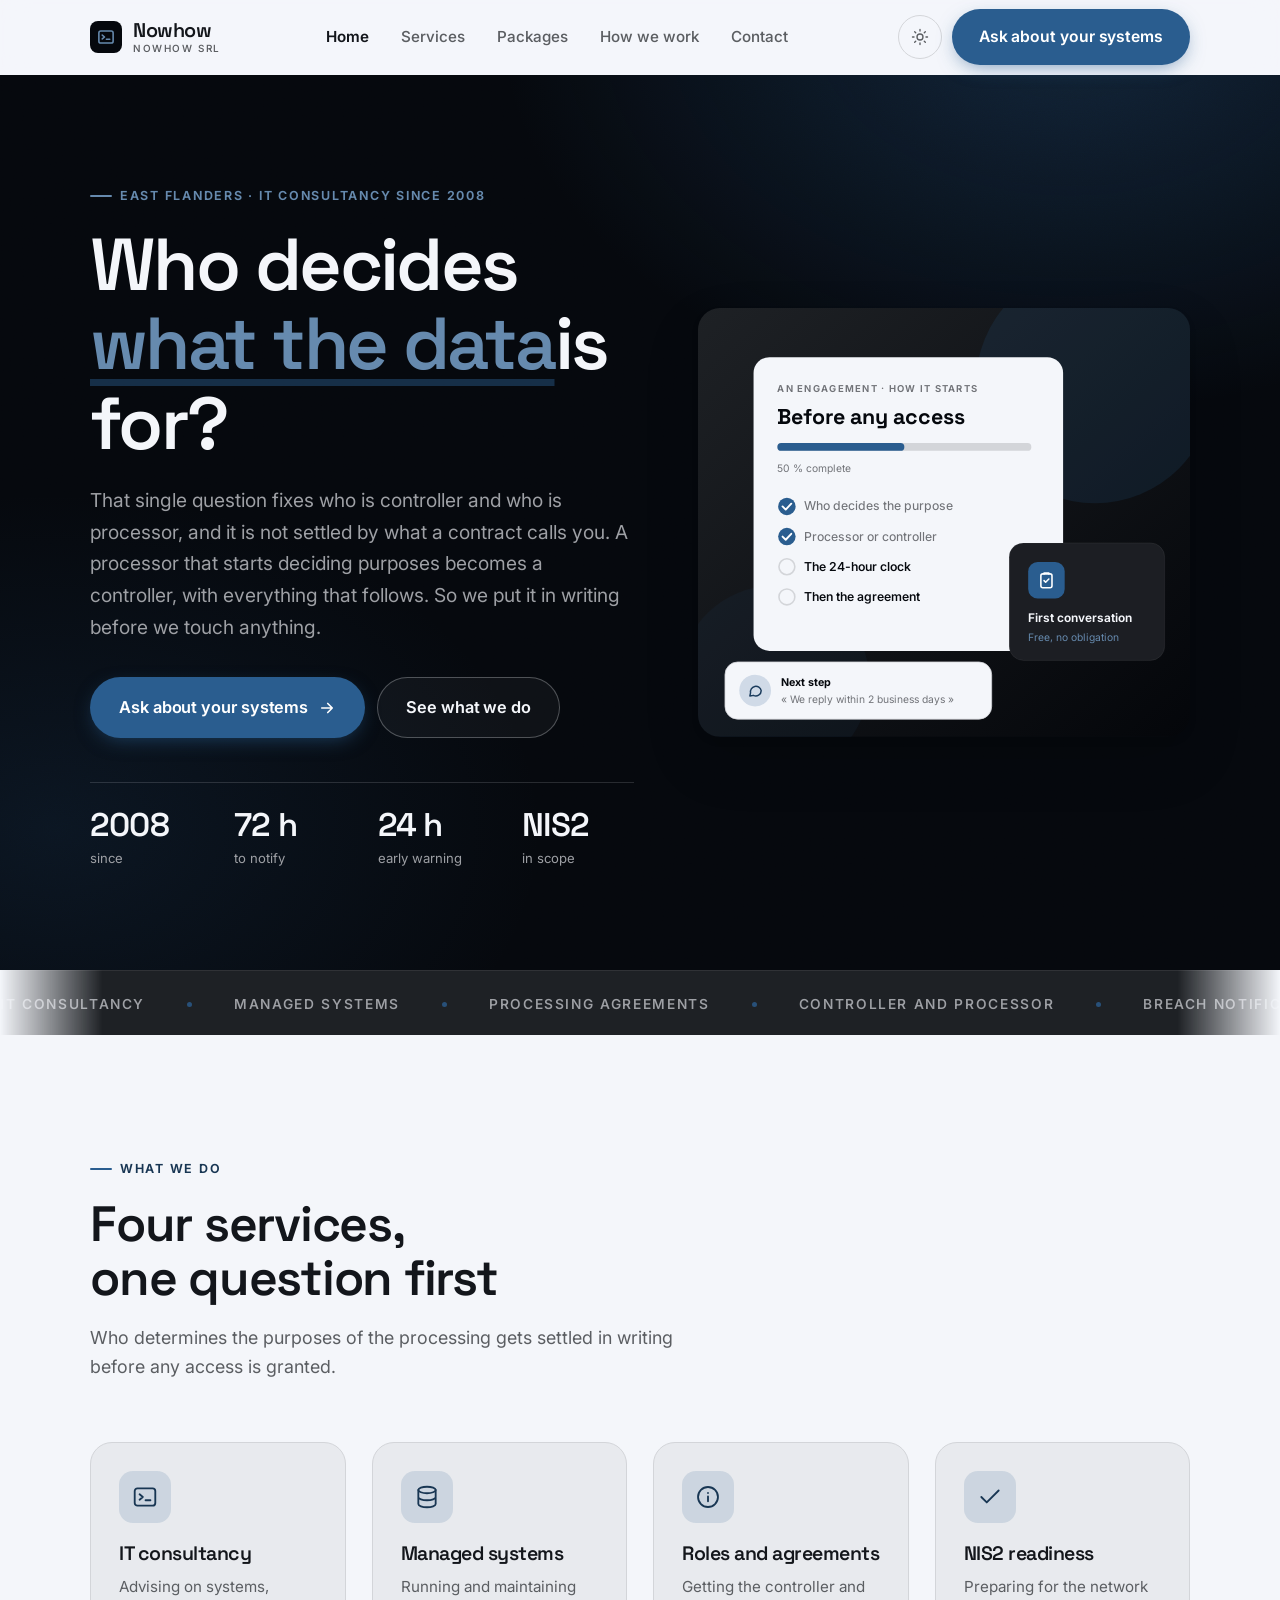
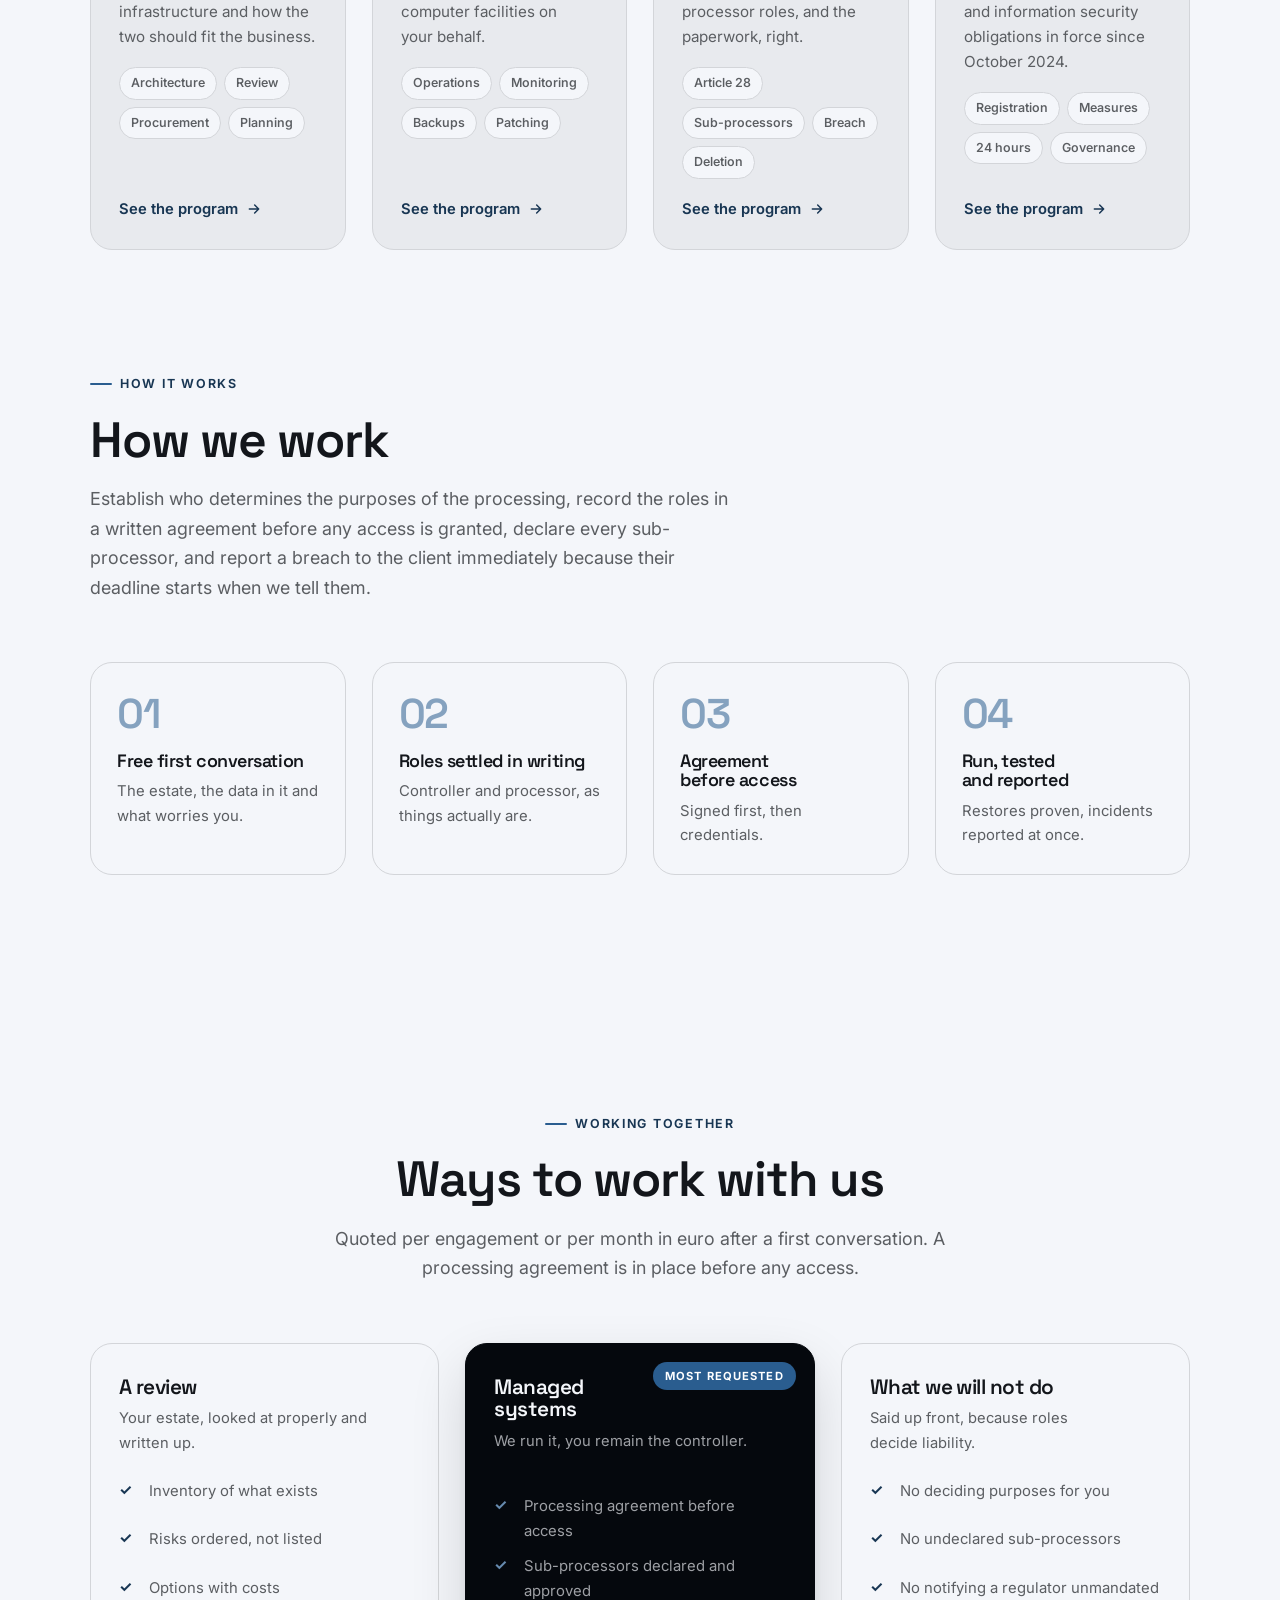
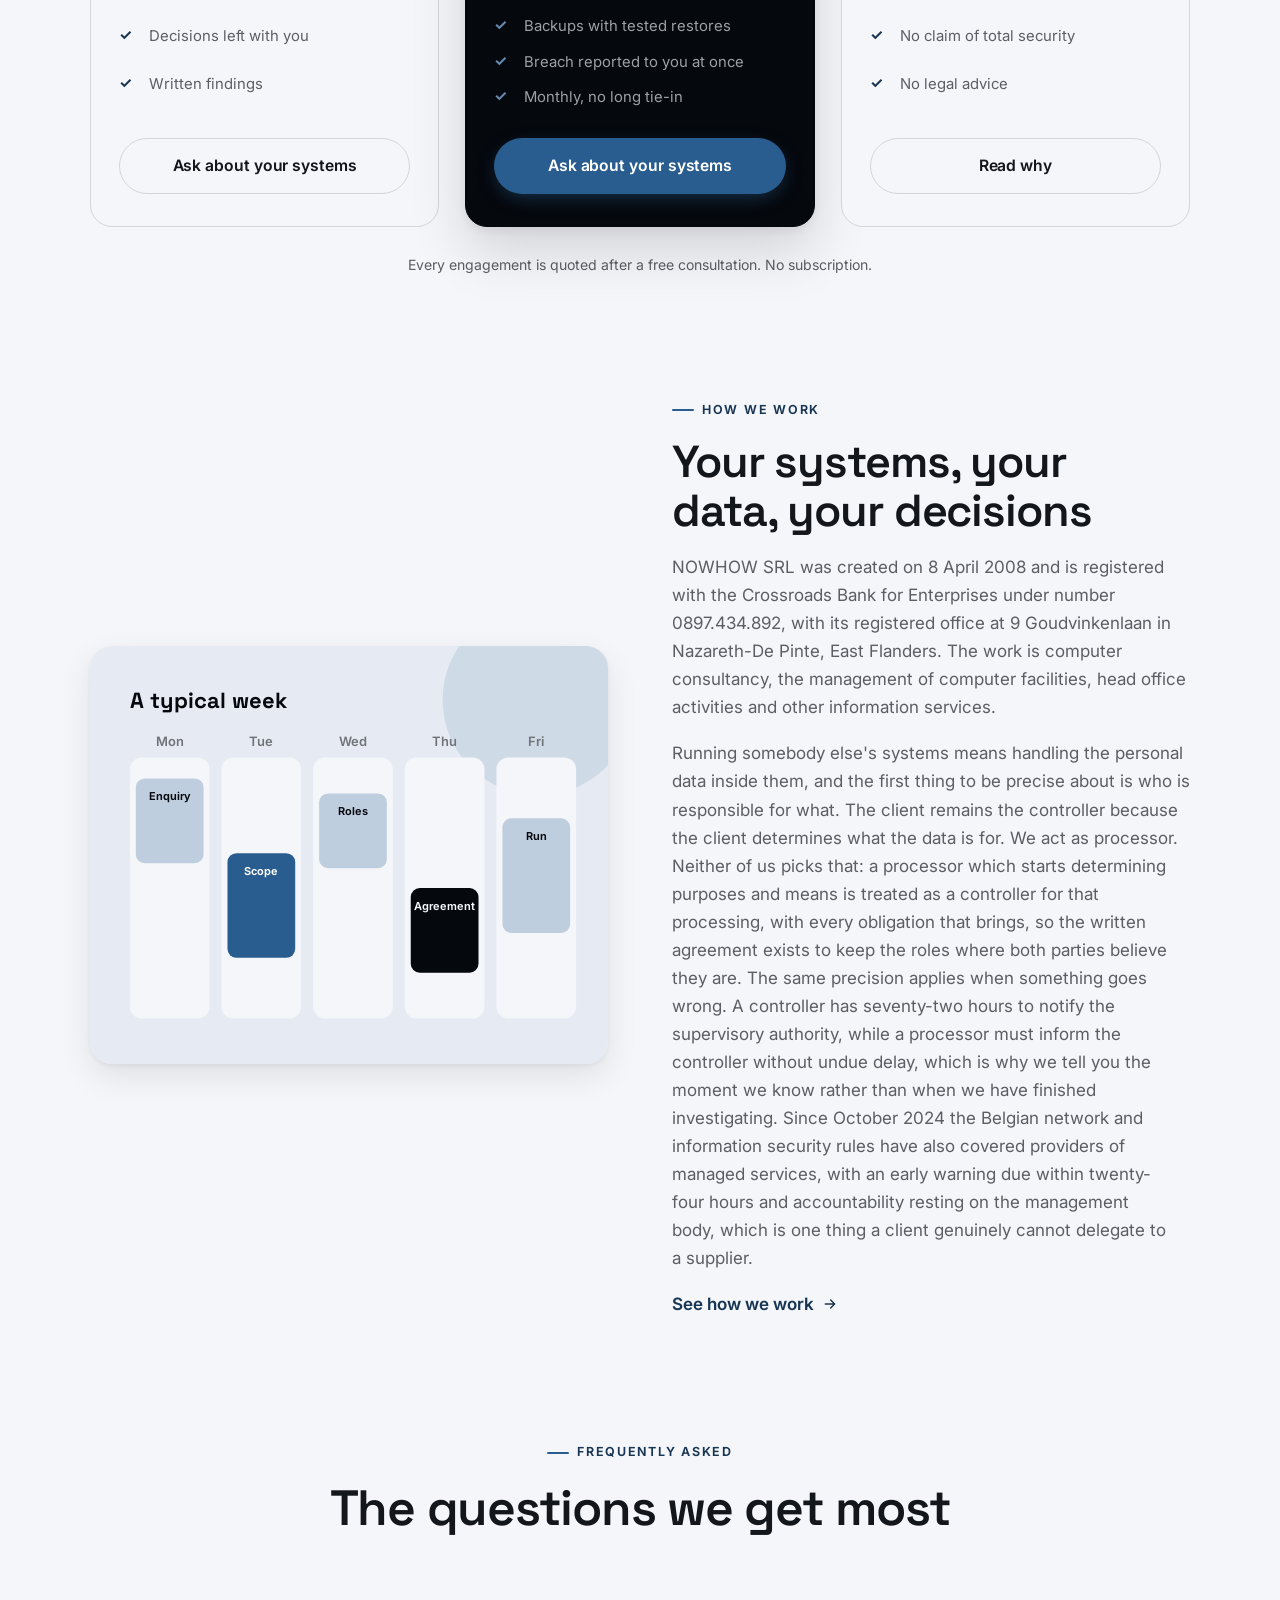
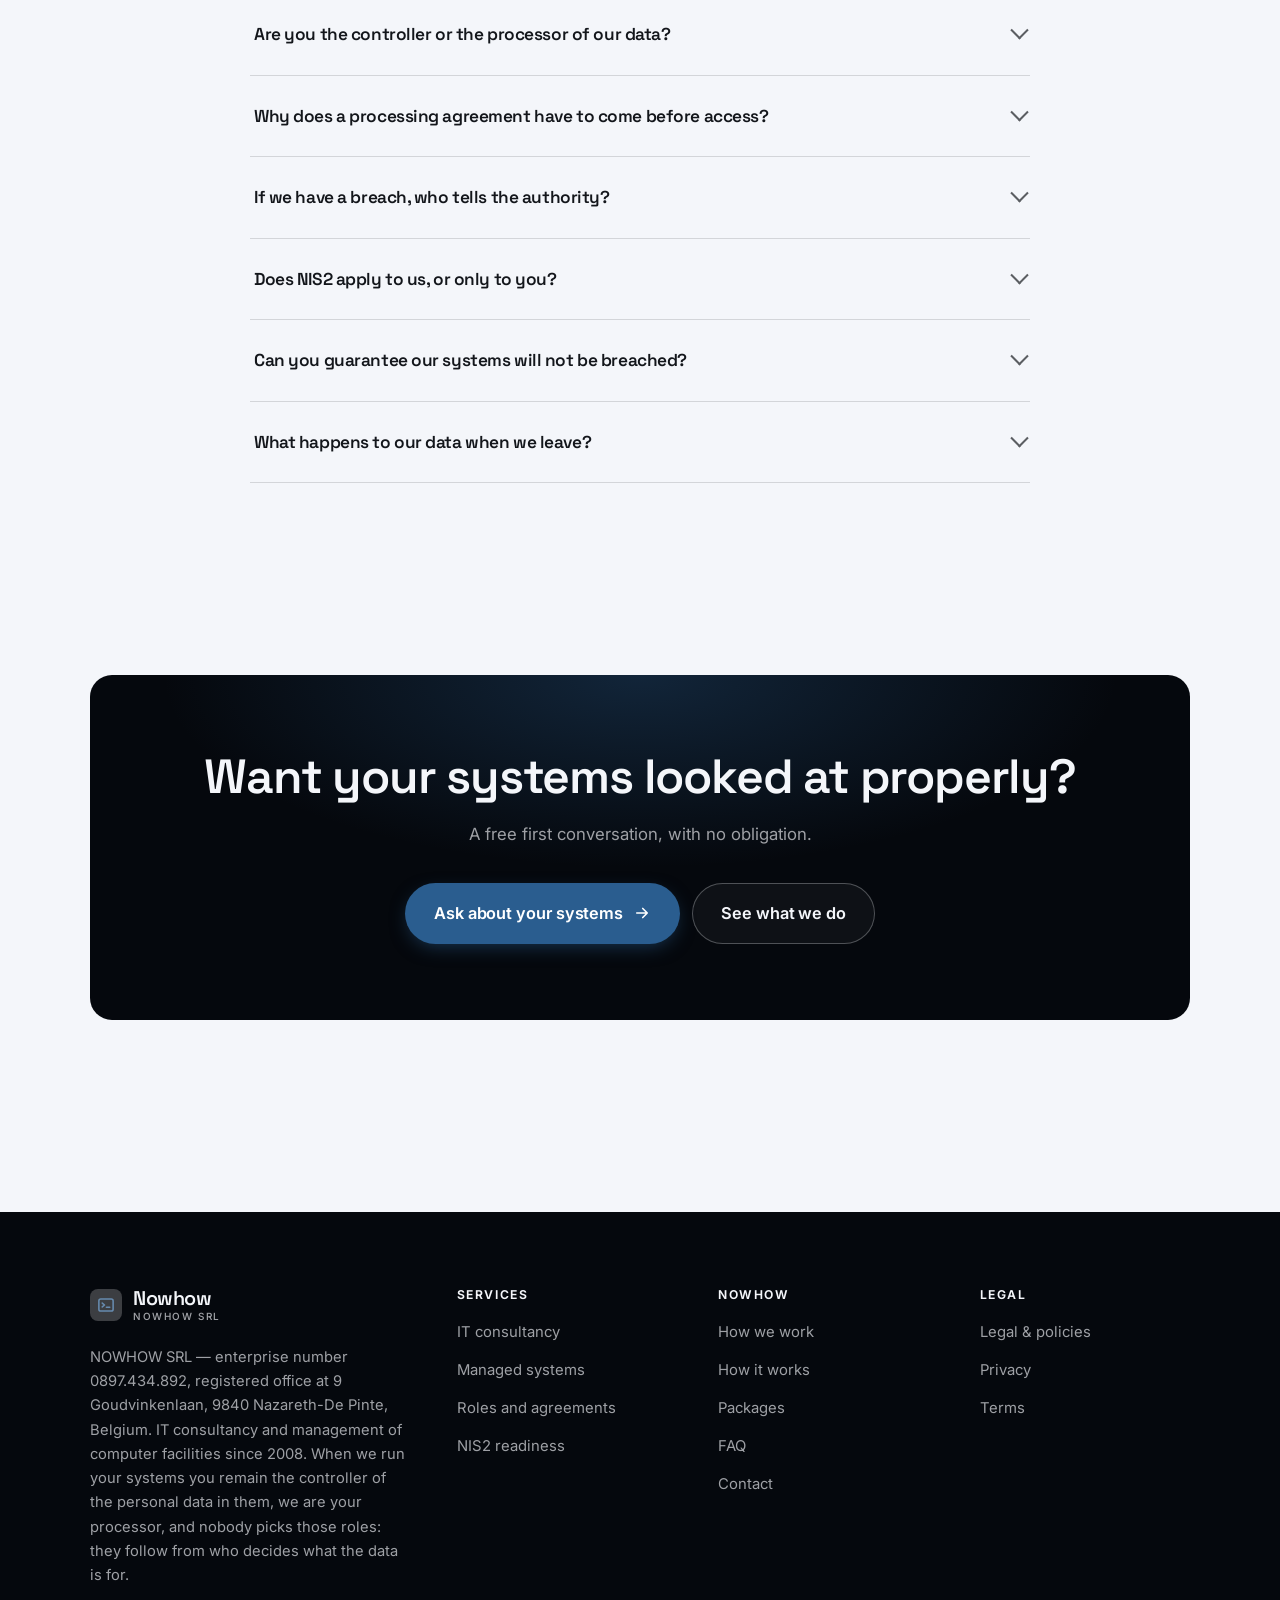
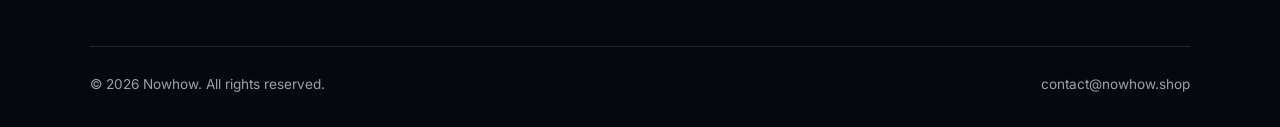
<file: index.html>
<!DOCTYPE html>
<html lang="en" class="no-js">
<head>
<meta charset="utf-8">
<meta name="viewport" content="width=device-width, initial-scale=1">
<title>NOWHOW — IT consultancy and managed systems, Nazareth-De Pinte</title>
<meta name="description" content="NOWHOW SRL, IT consultancy and management of computer facilities in East Flanders since 2008. Controller and processor roles settled in writing, and NIS2 taken seriously.">
<link rel="canonical" href="https://nowhow.shop/">

<meta property="og:type" content="website">
<meta property="og:url" content="https://nowhow.shop/">
<meta property="og:site_name" content="Nowhow">
<meta property="og:locale" content="en_US">
<meta property="og:title" content="NOWHOW — IT consultancy and managed systems, Nazareth-De Pinte">
<meta property="og:description" content="NOWHOW SRL, IT consultancy and management of computer facilities in East Flanders since 2008. Controller and processor roles settled in writing, and NIS2 taken seriously.">
<meta name="theme-color" content="#05080d">

<link rel="icon" href="assets/img/favicon.svg" type="image/svg+xml">
<link rel="preconnect" href="https://fonts.googleapis.com">
<link rel="preconnect" href="https://fonts.gstatic.com" crossorigin>
<link rel="stylesheet" href="https://fonts.googleapis.com/css2?family=Space+Grotesk:wght@400;500;600;700&family=Inter:wght@400..700&display=swap">
<link rel="stylesheet" href="assets/css/style.css">

<!-- Thème appliqué avant le premier rendu (évite le flash) -->
<script>
document.documentElement.classList.remove('no-js');
(function(){try{var t=localStorage.getItem('site-theme');if(t){document.documentElement.setAttribute('data-theme',t);}}catch(e){}})();
</script>
<script type="application/ld+json">
{
  "@context": "https://schema.org",
  "@type": "Organization",
  "name": "Nowhow",
  "url": "https://nowhow.shop/",
  "email": "contact@nowhow.shop",
  "description": "NOWHOW SRL, IT consultancy and management of computer facilities in East Flanders since 2008. Controller and processor roles settled in writing, and NIS2 taken seriously.",
  "areaServed": "US",
  "knowsLanguage": "en"
}
</script>
</head>

<body>
<a class="skip-link" href="#main">Skip to main content</a>

<header class="site-header">
  <nav class="wrap nav" aria-label="Main navigation">
    <a class="brand" href="index.html">
      <svg class="brand__mark" viewBox="0 0 64 64" aria-hidden="true">
        <rect class="bm-bg" width="64" height="64" rx="16"/>
        <g class="bm-ic" transform="translate(14 14) scale(1.5)" fill="none" stroke-width="2.1" stroke-linecap="round" stroke-linejoin="round"><rect x="2.5" y="4" width="19" height="16" rx="2.5"/><path d="M7 9.5l3 2.5-3 2.5M12.5 15H17"/></g>
      </svg>
      <span>Nowhow<span class="brand__sub">NOWHOW SRL</span></span>
    </a>

    <ul class="nav__links" id="nav-links">
      <li><a href="index.html" aria-current="page">Home</a></li>
      <li><a href="programs.html">Services</a></li>
      <li><a href="index.html#pricing">Packages</a></li>
      <li><a href="about.html">How we work</a></li>
      <li><a href="contact.html">Contact</a></li>
      <li><a class="btn btn--primary" href="contact.html">Ask about your systems</a></li>
    </ul>

    <div class="nav__cta">
      <button class="theme-toggle" type="button" aria-label="Switch to dark theme">
        <svg class="icon-sun" viewBox="0 0 24 24" fill="none" stroke="currentColor" stroke-width="1.8" stroke-linecap="round" aria-hidden="true"><circle cx="12" cy="12" r="4"/><path d="M12 2v2m0 16v2M2 12h2m16 0h2M4.9 4.9l1.4 1.4m11.4 11.4 1.4 1.4M19.1 4.9l-1.4 1.4M6.3 17.7l-1.4 1.4"/></svg>
        <svg class="icon-moon" viewBox="0 0 24 24" fill="none" stroke="currentColor" stroke-width="1.8" stroke-linecap="round" stroke-linejoin="round" aria-hidden="true"><path d="M21 12.8A9 9 0 1 1 11.2 3a7 7 0 0 0 9.8 9.8z"/></svg>
      </button>
      <a class="btn btn--primary" href="contact.html">Ask about your systems</a>
      <button class="nav__toggle" type="button" aria-expanded="false" aria-controls="nav-links" aria-label="Open menu">
        <svg class="icon-open" viewBox="0 0 24 24" fill="none" stroke="currentColor" stroke-width="2" stroke-linecap="round" aria-hidden="true"><path d="M3 6h18M3 12h18M3 18h18"/></svg>
        <svg class="icon-close" viewBox="0 0 24 24" fill="none" stroke="currentColor" stroke-width="2" stroke-linecap="round" aria-hidden="true"><path d="M6 6l12 12M18 6L6 18"/></svg>
      </button>
    </div>
  </nav>
</header>

<main id="main">

<section class="hero">
  <div class="wrap hero__inner">
    <div>
      <span class="eyebrow hero__eyebrow">East Flanders · IT consultancy since 2008</span>
      <h1>Who decides<br> <em>what the data</em>is for?</h1>
      <p class="hero__lede">That single question fixes who is controller and who is processor, and it is not settled by what a contract calls you. A processor that starts deciding purposes becomes a controller, with everything that follows. So we put it in writing before we touch anything.</p>

      <div class="hero__actions">
        <a class="btn btn--primary btn--lg" href="contact.html">Ask about your systems <svg viewBox="0 0 24 24" fill="none" stroke="currentColor" stroke-width="2.2" stroke-linecap="round" stroke-linejoin="round" aria-hidden="true"><path d="M5 12h14M13 6l6 6-6 6"/></svg></a>
        <a class="btn btn--on-dark btn--lg" href="programs.html">See what we do</a>
      </div>

      <ul class="hero__proof">
        <li><span class="stat__num">2008</span><span class="stat__label">since</span></li>
        <li><span class="stat__num">72 h</span><span class="stat__label">to notify</span></li>
        <li><span class="stat__num">24 h</span><span class="stat__label">early warning</span></li>
        <li><span class="stat__num">NIS2</span><span class="stat__label">in scope</span></li>
      </ul>
    </div>

    <div class="hero__art">
      <svg viewBox="0 0 620 540" role="img" aria-label="How an engagement with Nowhow starts, with the data protection roles settled before any access is granted.">
        <defs>
          <linearGradient id="hbg" x1="0" y1="0" x2="1" y2="1">
            <stop offset="0" stop-color="#1e2125"/><stop offset="1" stop-color="#04060a"/>
          </linearGradient>
        </defs>
        <rect width="620" height="540" rx="22" fill="url(#hbg)"/>
        <circle cx="500" cy="96" r="150" fill="#2a5d8f" opacity=".16"/>
        <circle cx="96" cy="470" r="120" fill="#2a5d8f" opacity=".08"/>

        <g style="font-family: var(--font-body)">
          <!-- Carte programme -->
          <rect x="70" y="62" width="390" height="370" rx="20" fill="#f4f6fa"/>
          <text x="100" y="106" font-size="12" font-weight="650" letter-spacing="1.6" fill="#717378">AN ENGAGEMENT · HOW IT STARTS</text>
          <text x="100" y="146" font-size="27" font-weight="700" fill="#05080d" style="font-family: var(--font-display)">Before any access</text>
          <rect x="100" y="170" width="320" height="10" rx="5" fill="#d3d5d9"/>
          <rect x="100" y="170" width="160" height="10" rx="5" fill="#2a5d8f"/>
          <text x="100" y="206" font-size="13" fill="#717378">50 % complete</text>
          <circle cx="112" cy="250" r="11" fill="#2a5d8f"/><path d="M106.5 250l4 4 7-7.5" fill="none" stroke="#ffffff" stroke-width="2.4" stroke-linecap="round" stroke-linejoin="round"/><text x="134" y="255" font-size="15.5" fill="#717378" font-weight="450">Who decides the purpose</text>
          <circle cx="112" cy="288" r="11" fill="#2a5d8f"/><path d="M106.5 288l4 4 7-7.5" fill="none" stroke="#ffffff" stroke-width="2.4" stroke-linecap="round" stroke-linejoin="round"/><text x="134" y="293" font-size="15.5" fill="#717378" font-weight="450">Processor or controller</text>
          <circle cx="112" cy="326" r="10" fill="none" stroke="#d3d5d9" stroke-width="2"/><text x="134" y="331" font-size="15.5" fill="#05080d" font-weight="560">The 24-hour clock</text>
          <circle cx="112" cy="364" r="10" fill="none" stroke="#d3d5d9" stroke-width="2"/><text x="134" y="369" font-size="15.5" fill="#05080d" font-weight="560">Then the agreement</text>

          <!-- Carte séance -->
          <rect x="392" y="296" width="196" height="148" rx="18" fill="#1c1e23" stroke="#ffffff" stroke-opacity=".08"/>
          <rect x="416" y="320" width="46" height="46" rx="12" fill="#2a5d8f"/>
          <g transform="translate(427 331)" fill="none" stroke="#ffffff" color="#ffffff" stroke-width="2" stroke-linecap="round" stroke-linejoin="round"><rect x="5" y="4" width="14" height="17.5" rx="2.5"/><path d="M9 4V3h6v1M9 12.5l2 2 4-4"/></g>
          <text x="416" y="396" font-size="15" font-weight="650" fill="#f4f6fa">First conversation</text>
          <text x="416" y="420" font-size="13" fill="#668aae">Free, no obligation</text>

          <!-- Retour du coach -->
          <rect x="34" y="446" width="336" height="72" rx="16" fill="#f4f6fa" stroke="#d3d5d9"/>
          <circle cx="72" cy="482" r="20" fill="#d0dae7"/>
          <g transform="translate(62 472) scale(.84)" fill="none" stroke="#1b3c5d" stroke-width="2.2" stroke-linecap="round" stroke-linejoin="round"><path d="M21 12a8 8 0 0 1-11.6 7.1L4 20l1-4.6A8 8 0 1 1 21 12z"/></g>
          <text x="104" y="476" font-size="13.5" font-weight="700" fill="#05080d">Next step</text>
          <text x="104" y="498" font-size="13" fill="#717378">« We reply within 2 business days »</text>
        </g>
      </svg>
    </div>
  </div>
</section>

<div class="marquee" aria-hidden="true">
  <div class="marquee__track"><span>IT consultancy</span><span>Managed systems</span><span>Processing agreements</span><span>Controller and processor</span><span>Breach notification</span><span>NIS2 readiness</span><span>Sub-processors declared</span><span>Backups tested</span><span>East Flanders</span><span>Since 2008</span><span>IT consultancy</span><span>Managed systems</span><span>Processing agreements</span><span>Controller and processor</span><span>Breach notification</span><span>NIS2 readiness</span><span>Sub-processors declared</span><span>Backups tested</span><span>East Flanders</span><span>Since 2008</span></div>
</div>

<section class="section wrap" id="programs">
  <div class="section-head reveal">
    <span class="eyebrow">What we do</span>
    <h2>Four services, one question first</h2>
    <p>Who determines the purposes of the processing gets settled in writing before any access is granted.</p>
  </div>
  <div class="grid grid--4 reveal-group">
    <a class="card" href="programs.html#consultancy">
      <div class="card__icon"><svg viewBox="0 0 24 24" fill="none" stroke="currentColor" stroke-width="1.7" stroke-linecap="round" stroke-linejoin="round" aria-hidden="true"><rect x="2.5" y="4" width="19" height="16" rx="2.5"/><path d="M7 9.5l3 2.5-3 2.5M12.5 15H17"/></svg></div>
      <h3>IT consultancy</h3>
      <p>Advising on systems, infrastructure and how the two should fit the business.</p>
      <ul class="tags"><li>Architecture</li><li>Review</li><li>Procurement</li><li>Planning</li></ul>
      <span class="arrow-link">See the program <svg viewBox="0 0 24 24" fill="none" stroke="currentColor" stroke-width="2.2" stroke-linecap="round" stroke-linejoin="round" aria-hidden="true"><path d="M5 12h14M13 6l6 6-6 6"/></svg></span>
    </a>
    <a class="card" href="programs.html#managed">
      <div class="card__icon"><svg viewBox="0 0 24 24" fill="none" stroke="currentColor" stroke-width="1.7" stroke-linecap="round" stroke-linejoin="round" aria-hidden="true"><ellipse cx="12" cy="5.5" rx="8" ry="3"/><path d="M4 5.5v13c0 1.7 3.6 3 8 3s8-1.3 8-3v-13M4 12c0 1.7 3.6 3 8 3s8-1.3 8-3"/></svg></div>
      <h3>Managed systems</h3>
      <p>Running and maintaining computer facilities on your behalf.</p>
      <ul class="tags"><li>Operations</li><li>Monitoring</li><li>Backups</li><li>Patching</li></ul>
      <span class="arrow-link">See the program <svg viewBox="0 0 24 24" fill="none" stroke="currentColor" stroke-width="2.2" stroke-linecap="round" stroke-linejoin="round" aria-hidden="true"><path d="M5 12h14M13 6l6 6-6 6"/></svg></span>
    </a>
    <a class="card" href="programs.html#dataprotection">
      <div class="card__icon"><svg viewBox="0 0 24 24" fill="none" stroke="currentColor" stroke-width="1.7" stroke-linecap="round" stroke-linejoin="round" aria-hidden="true"><circle cx="12" cy="12" r="9.2"/><path d="M12 16v-4.5M12 8.2v.1"/></svg></div>
      <h3>Roles and agreements</h3>
      <p>Getting the controller and processor roles, and the paperwork, right.</p>
      <ul class="tags"><li>Article 28</li><li>Sub-processors</li><li>Breach</li><li>Deletion</li></ul>
      <span class="arrow-link">See the program <svg viewBox="0 0 24 24" fill="none" stroke="currentColor" stroke-width="2.2" stroke-linecap="round" stroke-linejoin="round" aria-hidden="true"><path d="M5 12h14M13 6l6 6-6 6"/></svg></span>
    </a>
    <a class="card" href="programs.html#nis2">
      <div class="card__icon"><svg viewBox="0 0 24 24" fill="none" stroke="currentColor" stroke-width="1.7" stroke-linecap="round" stroke-linejoin="round" aria-hidden="true"><path d="M20 6 9 17l-5-5"/></svg></div>
      <h3>NIS2 readiness</h3>
      <p>Preparing for the network and information security obligations in force since October 2024.</p>
      <ul class="tags"><li>Registration</li><li>Measures</li><li>24 hours</li><li>Governance</li></ul>
      <span class="arrow-link">See the program <svg viewBox="0 0 24 24" fill="none" stroke="currentColor" stroke-width="2.2" stroke-linecap="round" stroke-linejoin="round" aria-hidden="true"><path d="M5 12h14M13 6l6 6-6 6"/></svg></span>
    </a>
  </div>
</section>

<section class="section section--flush wrap" id="how-it-works">
  <div class="section-head reveal">
    <span class="eyebrow">How it works</span>
    <h2>How we work</h2>
    <p>Establish who determines the purposes of the processing, record the roles in a written agreement before any access is granted, declare every sub-processor, and report a breach to the client immediately because their deadline starts when we tell them.</p>
  </div>
  <div class="grid grid--4 steps reveal-group">
    <article class="step">
      <h3>Free first conversation</h3>
      <p>The estate, the data in it and what worries you.</p>
    </article>
    <article class="step">
      <h3>Roles settled in writing</h3>
      <p>Controller and processor, as things actually are.</p>
    </article>
    <article class="step">
      <h3>Agreement before access</h3>
      <p>Signed first, then credentials.</p>
    </article>
    <article class="step">
      <h3>Run, tested and reported</h3>
      <p>Restores proven, incidents reported at once.</p>
    </article>
  </div>
</section>

<section class="section wrap" id="pricing">
  <div class="section-head section-head--center reveal">
    <span class="eyebrow">Working together</span>
    <h2>Ways to work with us</h2>
    <p>Quoted per engagement or per month in euro after a first conversation. A processing agreement is in place before any access.</p>
  </div>
  <div class="grid grid--3 plans reveal-group">
    <article class="plan">
      
      <h3>A review</h3>
      <p class="plan__desc">Your estate, looked at properly and written up.</p>
      
      <ul class="plan__features">
        <li>Inventory of what exists</li>
        <li>Risks ordered, not listed</li>
        <li>Options with costs</li>
        <li>Decisions left with you</li>
        <li>Written findings</li>
      </ul>
      <a class="btn btn--ghost btn--block" href="contact.html">Ask about your systems</a>
    </article>
    <article class="plan plan--featured">
      <span class="plan__tag">Most requested</span>
      <h3>Managed systems</h3>
      <p class="plan__desc">We run it, you remain the controller.</p>
      
      <ul class="plan__features">
        <li>Processing agreement before access</li>
        <li>Sub-processors declared and approved</li>
        <li>Backups with tested restores</li>
        <li>Breach reported to you at once</li>
        <li>Monthly, no long tie-in</li>
      </ul>
      <a class="btn btn--primary btn--block" href="contact.html">Ask about your systems</a>
    </article>
    <article class="plan">
      
      <h3>What we will not do</h3>
      <p class="plan__desc">Said up front, because roles decide liability.</p>
      
      <ul class="plan__features">
        <li>No deciding purposes for you</li>
        <li>No undeclared sub-processors</li>
        <li>No notifying a regulator unmandated</li>
        <li>No claim of total security</li>
        <li>No legal advice</li>
      </ul>
      <a class="btn btn--ghost btn--block" href="contact.html">Read why</a>
    </article>
  </div>
  <p class="plans-note">Every engagement is quoted after a free consultation. No subscription.</p>
</section>

<section class="section section--flush wrap">
  <div class="split reveal">
    <div class="split__art">
      <svg viewBox="0 0 520 420" role="img" aria-label="Example of a typical week: Enquiry, Scope, Roles, Agreement, Run.">
        <rect width="520" height="420" rx="20" fill="#e6ebf3"/>
        <circle cx="450" cy="54" r="96" fill="#2a5d8f" opacity=".12"/>
        <g style="font-family: var(--font-body)">
        <text x="40" y="62" font-size="22" font-weight="700" fill="#05080d" style="font-family: var(--font-display)">A typical week</text>
        <text x="80" y="100" text-anchor="middle" font-size="13" font-weight="600" fill="#717378">Mon</text>
        <rect x="40" y="112" width="80" height="262" rx="12" fill="#f4f6fa"/>
        <rect x="46" y="133" width="68" height="85" rx="9" fill="#bfcede"/>
        <text x="80" y="155" text-anchor="middle" font-size="11" font-weight="650" fill="#05080d">Enquiry</text>
        <text x="172" y="100" text-anchor="middle" font-size="13" font-weight="600" fill="#717378">Tue</text>
        <rect x="132" y="112" width="80" height="262" rx="12" fill="#f4f6fa"/>
        <rect x="138" y="208" width="68" height="105" rx="9" fill="#2a5d8f"/>
        <text x="172" y="230" text-anchor="middle" font-size="11" font-weight="650" fill="#ffffff">Scope</text>
        <text x="264" y="100" text-anchor="middle" font-size="13" font-weight="600" fill="#717378">Wed</text>
        <rect x="224" y="112" width="80" height="262" rx="12" fill="#f4f6fa"/>
        <rect x="230" y="148" width="68" height="75" rx="9" fill="#bfcede"/>
        <text x="264" y="170" text-anchor="middle" font-size="11" font-weight="650" fill="#05080d">Roles</text>
        <text x="356" y="100" text-anchor="middle" font-size="13" font-weight="600" fill="#717378">Thu</text>
        <rect x="316" y="112" width="80" height="262" rx="12" fill="#f4f6fa"/>
        <rect x="322" y="243" width="68" height="85" rx="9" fill="#05080d"/>
        <text x="356" y="265" text-anchor="middle" font-size="11" font-weight="650" fill="#f4f6fa">Agreement</text>
        <text x="448" y="100" text-anchor="middle" font-size="13" font-weight="600" fill="#717378">Fri</text>
        <rect x="408" y="112" width="80" height="262" rx="12" fill="#f4f6fa"/>
        <rect x="414" y="173" width="68" height="115" rx="9" fill="#bfcede"/>
        <text x="448" y="195" text-anchor="middle" font-size="11" font-weight="650" fill="#05080d">Run</text>
        </g>
      </svg>
    </div>
    <div>
      <span class="eyebrow">How we work</span>
      <h2>Your systems, your data, your decisions</h2>
      <p>NOWHOW SRL was created on 8 April 2008 and is registered with the Crossroads Bank for Enterprises under number 0897.434.892, with its registered office at 9 Goudvinkenlaan in Nazareth-De Pinte, East Flanders. The work is computer consultancy, the management of computer facilities, head office activities and other information services.</p>
      <p>Running somebody else's systems means handling the personal data inside them, and the first thing to be precise about is who is responsible for what. The client remains the controller because the client determines what the data is for. We act as processor. Neither of us picks that: a processor which starts determining purposes and means is treated as a controller for that processing, with every obligation that brings, so the written agreement exists to keep the roles where both parties believe they are. The same precision applies when something goes wrong. A controller has seventy-two hours to notify the supervisory authority, while a processor must inform the controller without undue delay, which is why we tell you the moment we know rather than when we have finished investigating. Since October 2024 the Belgian network and information security rules have also covered providers of managed services, with an early warning due within twenty-four hours and accountability resting on the management body, which is one thing a client genuinely cannot delegate to a supplier.</p>
      <p><a class="arrow-link" href="about.html">See how we work <svg viewBox="0 0 24 24" fill="none" stroke="currentColor" stroke-width="2.2" stroke-linecap="round" stroke-linejoin="round" aria-hidden="true"><path d="M5 12h14M13 6l6 6-6 6"/></svg></a></p>
    </div>
  </div>
</section>

<section class="section section--flush wrap" id="faq">
  <div class="section-head section-head--center reveal">
    <span class="eyebrow">Frequently asked</span>
    <h2>The questions we get most</h2>
  </div>
  <div class="faq reveal">
    <details>
      <summary>Are you the controller or the processor of our data?</summary>
      <p>The processor, in almost every case, because you determine what the data is for and we act on your instructions. The important part is that neither of us simply chooses this. If a processor starts deciding the purposes and means of a processing operation, it is treated as a controller for that processing and carries a controller's obligations. That is why we write down what is actually happening rather than relying on a label in a contract.</p>
    </details>
    <details>
      <summary>Why does a processing agreement have to come before access?</summary>
      <p>Because processing on behalf of a client has to be governed by a written agreement covering the subject matter, the duration, the nature and purpose, the types of data and the categories of people concerned. Granting access first and papering it later means a period during which the arrangement does not meet the requirement. It also tends to be the period nobody documents properly afterwards.</p>
    </details>
    <details>
      <summary>If we have a breach, who tells the authority?</summary>
      <p>You do, as controller, and the deadline is seventy-two hours from becoming aware. Our obligation is to notify you without undue delay, so we tell you immediately rather than waiting until we understand the full picture, because your clock starts when we tell you. We will not notify a supervisory authority on your behalf unless you have expressly mandated us to, since that is your statement to make, not ours.</p>
    </details>
    <details>
      <summary>Does NIS2 apply to us, or only to you?</summary>
      <p>Possibly both, and they are separate questions. The Belgian rules in force since October 2024 expressly cover providers of managed services, which is why they bear on us. Whether your own organisation is in scope depends on your sector and size. What cannot be outsourced either way is the governance: the management body has to approve and supervise the risk-management measures and can be liable for failing to, so that part sits with your board.</p>
    </details>
    <details>
      <summary>Can you guarantee our systems will not be breached?</summary>
      <p>No, and that is the honest answer rather than a disclaimer. No system is secure against all attack and anyone promising otherwise is selling something. What we can do is put proportionate measures in place, document them, declare every sub-processor in the chain, and make sure a restore has actually been tested rather than assumed. A backup nobody has restored from is a hope, not a backup.</p>
    </details>
    <details>
      <summary>What happens to our data when we leave?</summary>
      <p>It is returned or deleted at your choice, not ours, and that is set out in the agreement before we start rather than negotiated at the end. We would rather settle the exit while everyone is still on good terms. The same goes for an inventory of what we hold and where, which is kept current so that leaving is an administrative task rather than an archaeology project.</p>
    </details>
  </div>
</section>

<section class="wrap section--tight">
  <div class="cta-band reveal">
    <h2>Want your systems looked at properly?</h2>
    <p>A free first conversation, with no obligation.</p>
    <div class="hero__actions">
      <a class="btn btn--primary btn--lg" href="contact.html">Ask about your systems <svg viewBox="0 0 24 24" fill="none" stroke="currentColor" stroke-width="2.2" stroke-linecap="round" stroke-linejoin="round" aria-hidden="true"><path d="M5 12h14M13 6l6 6-6 6"/></svg></a>
      <a class="btn btn--on-dark btn--lg" href="programs.html">See what we do</a>
    </div>
  </div>
</section>

</main>

<footer class="site-footer">
  <div class="wrap">
    <div class="footer__grid">
      <div class="footer__brand">
        <a class="brand" href="index.html">
          <svg class="brand__mark" viewBox="0 0 64 64" aria-hidden="true">
        <rect class="bm-bg" width="64" height="64" rx="16"/>
        <g class="bm-ic" transform="translate(14 14) scale(1.5)" fill="none" stroke-width="2.1" stroke-linecap="round" stroke-linejoin="round"><rect x="2.5" y="4" width="19" height="16" rx="2.5"/><path d="M7 9.5l3 2.5-3 2.5M12.5 15H17"/></g>
      </svg>
          <span>Nowhow<span class="brand__sub">NOWHOW SRL</span></span>
        </a>
        <p>NOWHOW SRL — enterprise number 0897.434.892, registered office at 9 Goudvinkenlaan, 9840 Nazareth-De Pinte, Belgium. IT consultancy and management of computer facilities since 2008. When we run your systems you remain the controller of the personal data in them, we are your processor, and nobody picks those roles: they follow from who decides what the data is for.</p>
      </div>

      <div class="footer__col">
        <h4>Services</h4>
        <ul>
          <li><a href="programs.html#consultancy">IT consultancy</a></li>
          <li><a href="programs.html#managed">Managed systems</a></li>
          <li><a href="programs.html#dataprotection">Roles and agreements</a></li>
          <li><a href="programs.html#nis2">NIS2 readiness</a></li>
        </ul>
      </div>

      <div class="footer__col">
        <h4>Nowhow</h4>
        <ul>
          <li><a href="about.html">How we work</a></li>
          <li><a href="index.html#how-it-works">How it works</a></li>
          <li><a href="index.html#pricing">Packages</a></li>
          <li><a href="index.html#faq">FAQ</a></li>
          <li><a href="contact.html">Contact</a></li>
        </ul>
      </div>

      <div class="footer__col">
        <h4>Legal</h4>
        <ul>
          <li><a href="legal.html">Legal &amp; policies</a></li>
          <li><a href="legal.html#privacy">Privacy</a></li>
          <li><a href="legal.html#terms">Terms</a></li>
        </ul>
      </div>
    </div>

    <div class="footer__bottom">
      <p>© <span data-year>2026</span> Nowhow. All rights reserved.</p>
      <p><a href="mailto:contact@nowhow.shop">contact@nowhow.shop</a></p>
    </div>
  </div>
</footer>

<script src="assets/js/main.js" defer></script>
</body>
</html>
</file>
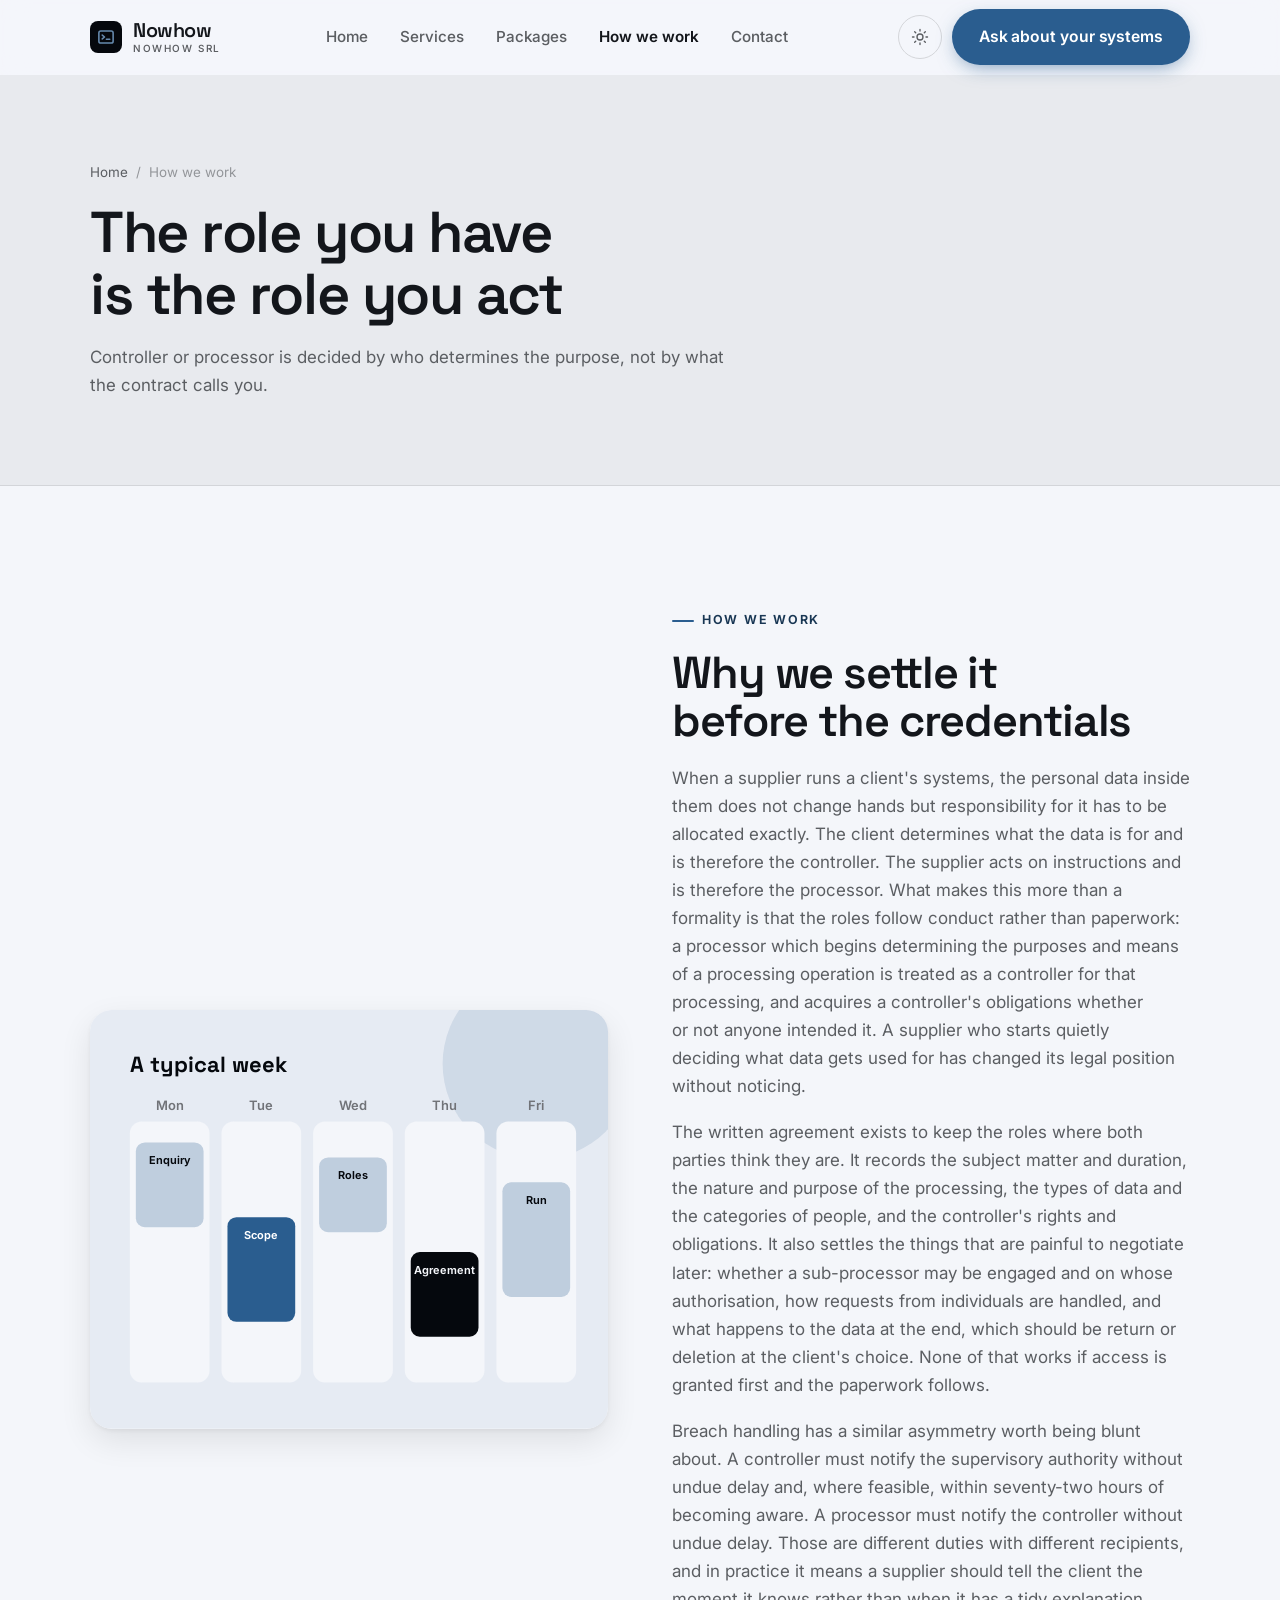
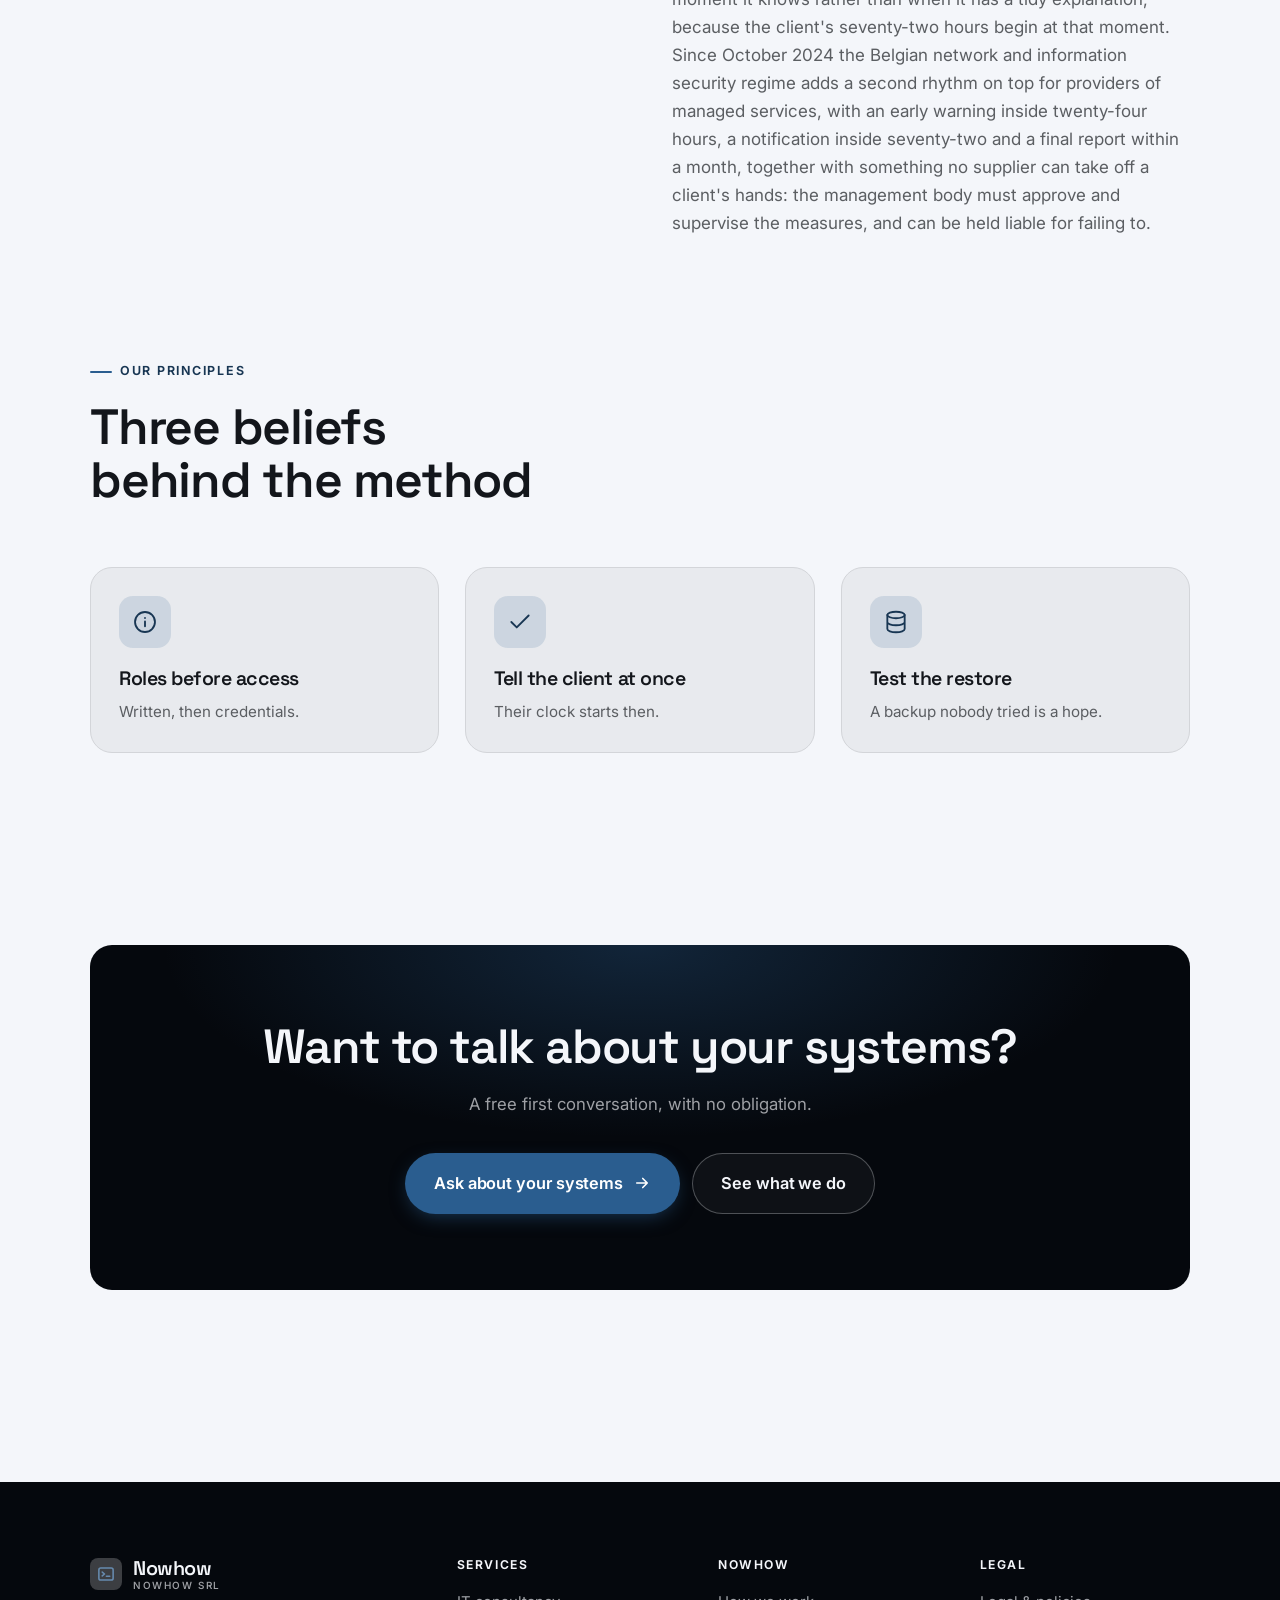
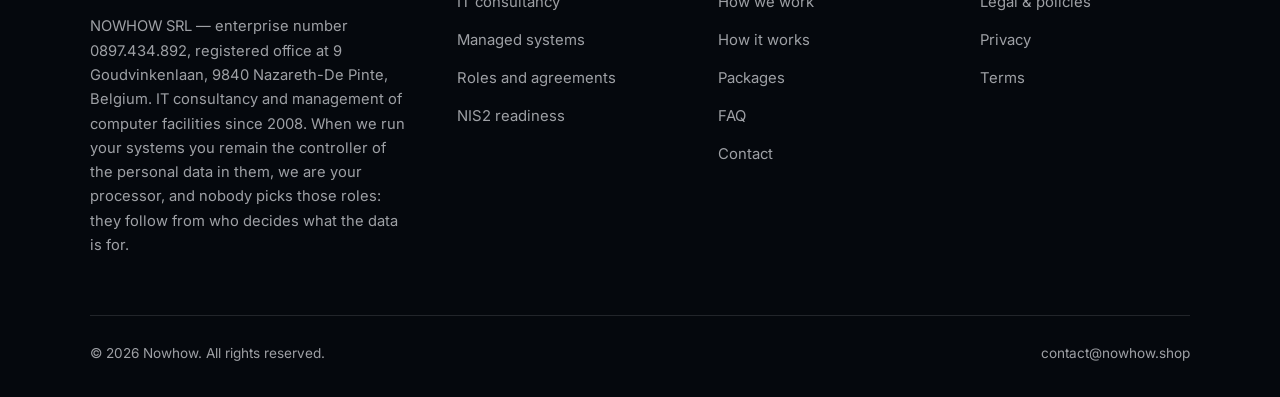
<file: about.html>
<!DOCTYPE html>
<html lang="en" class="no-js">
<head>
<meta charset="utf-8">
<meta name="viewport" content="width=device-width, initial-scale=1">
<title>How we work — Nowhow</title>
<meta name="description" content="About NOWHOW SRL, an IT consultancy in Nazareth-De Pinte, East Flanders, working since 2008.">
<link rel="canonical" href="https://nowhow.shop/about.html">

<meta property="og:type" content="website">
<meta property="og:url" content="https://nowhow.shop/about.html">
<meta property="og:site_name" content="Nowhow">
<meta property="og:locale" content="en_US">
<meta property="og:title" content="How we work — Nowhow">
<meta property="og:description" content="About NOWHOW SRL, an IT consultancy in Nazareth-De Pinte, East Flanders, working since 2008.">
<meta name="theme-color" content="#05080d">

<link rel="icon" href="assets/img/favicon.svg" type="image/svg+xml">
<link rel="preconnect" href="https://fonts.googleapis.com">
<link rel="preconnect" href="https://fonts.gstatic.com" crossorigin>
<link rel="stylesheet" href="https://fonts.googleapis.com/css2?family=Space+Grotesk:wght@400;500;600;700&family=Inter:wght@400..700&display=swap">
<link rel="stylesheet" href="assets/css/style.css">

<!-- Thème appliqué avant le premier rendu (évite le flash) -->
<script>
document.documentElement.classList.remove('no-js');
(function(){try{var t=localStorage.getItem('site-theme');if(t){document.documentElement.setAttribute('data-theme',t);}}catch(e){}})();
</script>
</head>

<body>
<a class="skip-link" href="#main">Skip to main content</a>

<header class="site-header">
  <nav class="wrap nav" aria-label="Main navigation">
    <a class="brand" href="index.html">
      <svg class="brand__mark" viewBox="0 0 64 64" aria-hidden="true">
        <rect class="bm-bg" width="64" height="64" rx="16"/>
        <g class="bm-ic" transform="translate(14 14) scale(1.5)" fill="none" stroke-width="2.1" stroke-linecap="round" stroke-linejoin="round"><rect x="2.5" y="4" width="19" height="16" rx="2.5"/><path d="M7 9.5l3 2.5-3 2.5M12.5 15H17"/></g>
      </svg>
      <span>Nowhow<span class="brand__sub">NOWHOW SRL</span></span>
    </a>

    <ul class="nav__links" id="nav-links">
      <li><a href="index.html">Home</a></li>
      <li><a href="programs.html">Services</a></li>
      <li><a href="index.html#pricing">Packages</a></li>
      <li><a href="about.html" aria-current="page">How we work</a></li>
      <li><a href="contact.html">Contact</a></li>
      <li><a class="btn btn--primary" href="contact.html">Ask about your systems</a></li>
    </ul>

    <div class="nav__cta">
      <button class="theme-toggle" type="button" aria-label="Switch to dark theme">
        <svg class="icon-sun" viewBox="0 0 24 24" fill="none" stroke="currentColor" stroke-width="1.8" stroke-linecap="round" aria-hidden="true"><circle cx="12" cy="12" r="4"/><path d="M12 2v2m0 16v2M2 12h2m16 0h2M4.9 4.9l1.4 1.4m11.4 11.4 1.4 1.4M19.1 4.9l-1.4 1.4M6.3 17.7l-1.4 1.4"/></svg>
        <svg class="icon-moon" viewBox="0 0 24 24" fill="none" stroke="currentColor" stroke-width="1.8" stroke-linecap="round" stroke-linejoin="round" aria-hidden="true"><path d="M21 12.8A9 9 0 1 1 11.2 3a7 7 0 0 0 9.8 9.8z"/></svg>
      </button>
      <a class="btn btn--primary" href="contact.html">Ask about your systems</a>
      <button class="nav__toggle" type="button" aria-expanded="false" aria-controls="nav-links" aria-label="Open menu">
        <svg class="icon-open" viewBox="0 0 24 24" fill="none" stroke="currentColor" stroke-width="2" stroke-linecap="round" aria-hidden="true"><path d="M3 6h18M3 12h18M3 18h18"/></svg>
        <svg class="icon-close" viewBox="0 0 24 24" fill="none" stroke="currentColor" stroke-width="2" stroke-linecap="round" aria-hidden="true"><path d="M6 6l12 12M18 6L6 18"/></svg>
      </button>
    </div>
  </nav>
</header>

<main id="main">

<section class="page-head">
  <div class="wrap">
    <nav class="breadcrumb" aria-label="Breadcrumb">
      <a href="index.html">Home</a><span>/</span><span aria-current="page">How we work</span>
    </nav>
    <h1>The role you have is the role you act</h1>
    <p>Controller or processor is decided by who determines the purpose, not by what the contract calls you.</p>
  </div>
</section>

<section class="section wrap">
  <div class="split reveal">
    <div class="split__art">
      <svg viewBox="0 0 520 420" role="img" aria-label="Example of a typical week: Enquiry, Scope, Roles, Agreement, Run.">
        <rect width="520" height="420" rx="20" fill="#e6ebf3"/>
        <circle cx="450" cy="54" r="96" fill="#2a5d8f" opacity=".12"/>
        <g style="font-family: var(--font-body)">
        <text x="40" y="62" font-size="22" font-weight="700" fill="#05080d" style="font-family: var(--font-display)">A typical week</text>
        <text x="80" y="100" text-anchor="middle" font-size="13" font-weight="600" fill="#717378">Mon</text>
        <rect x="40" y="112" width="80" height="262" rx="12" fill="#f4f6fa"/>
        <rect x="46" y="133" width="68" height="85" rx="9" fill="#bfcede"/>
        <text x="80" y="155" text-anchor="middle" font-size="11" font-weight="650" fill="#05080d">Enquiry</text>
        <text x="172" y="100" text-anchor="middle" font-size="13" font-weight="600" fill="#717378">Tue</text>
        <rect x="132" y="112" width="80" height="262" rx="12" fill="#f4f6fa"/>
        <rect x="138" y="208" width="68" height="105" rx="9" fill="#2a5d8f"/>
        <text x="172" y="230" text-anchor="middle" font-size="11" font-weight="650" fill="#ffffff">Scope</text>
        <text x="264" y="100" text-anchor="middle" font-size="13" font-weight="600" fill="#717378">Wed</text>
        <rect x="224" y="112" width="80" height="262" rx="12" fill="#f4f6fa"/>
        <rect x="230" y="148" width="68" height="75" rx="9" fill="#bfcede"/>
        <text x="264" y="170" text-anchor="middle" font-size="11" font-weight="650" fill="#05080d">Roles</text>
        <text x="356" y="100" text-anchor="middle" font-size="13" font-weight="600" fill="#717378">Thu</text>
        <rect x="316" y="112" width="80" height="262" rx="12" fill="#f4f6fa"/>
        <rect x="322" y="243" width="68" height="85" rx="9" fill="#05080d"/>
        <text x="356" y="265" text-anchor="middle" font-size="11" font-weight="650" fill="#f4f6fa">Agreement</text>
        <text x="448" y="100" text-anchor="middle" font-size="13" font-weight="600" fill="#717378">Fri</text>
        <rect x="408" y="112" width="80" height="262" rx="12" fill="#f4f6fa"/>
        <rect x="414" y="173" width="68" height="115" rx="9" fill="#bfcede"/>
        <text x="448" y="195" text-anchor="middle" font-size="11" font-weight="650" fill="#05080d">Run</text>
        </g>
      </svg>
    </div>
    <div>
      <span class="eyebrow">How we work</span>
      <h2>Why we settle it before the credentials</h2>
      <p>When a supplier runs a client's systems, the personal data inside them does not change hands but responsibility for it has to be allocated exactly. The client determines what the data is for and is therefore the controller. The supplier acts on instructions and is therefore the processor. What makes this more than a formality is that the roles follow conduct rather than paperwork: a processor which begins determining the purposes and means of a processing operation is treated as a controller for that processing, and acquires a controller's obligations whether or not anyone intended it. A supplier who starts quietly deciding what data gets used for has changed its legal position without noticing.</p>
      <p>The written agreement exists to keep the roles where both parties think they are. It records the subject matter and duration, the nature and purpose of the processing, the types of data and the categories of people, and the controller's rights and obligations. It also settles the things that are painful to negotiate later: whether a sub-processor may be engaged and on whose authorisation, how requests from individuals are handled, and what happens to the data at the end, which should be return or deletion at the client's choice. None of that works if access is granted first and the paperwork follows.</p>
      <p>Breach handling has a similar asymmetry worth being blunt about. A controller must notify the supervisory authority without undue delay and, where feasible, within seventy-two hours of becoming aware. A processor must notify the controller without undue delay. Those are different duties with different recipients, and in practice it means a supplier should tell the client the moment it knows rather than when it has a tidy explanation, because the client's seventy-two hours begin at that moment. Since October 2024 the Belgian network and information security regime adds a second rhythm on top for providers of managed services, with an early warning inside twenty-four hours, a notification inside seventy-two and a final report within a month, together with something no supplier can take off a client's hands: the management body must approve and supervise the measures, and can be held liable for failing to.</p>
      <!--
        TO DO: add a short introduction of the coach (name, real background),
        with a photo if possible. Do not invent credentials — see README.md.
      -->
    </div>
  </div>
</section>

<section class="section section--flush wrap">
  <div class="section-head reveal">
    <span class="eyebrow">Our principles</span>
    <h2>Three beliefs behind the method</h2>
  </div>
  <div class="grid grid--3 reveal-group">
    <article class="card">
      <div class="card__icon"><svg viewBox="0 0 24 24" fill="none" stroke="currentColor" stroke-width="1.7" stroke-linecap="round" stroke-linejoin="round" aria-hidden="true"><circle cx="12" cy="12" r="9.2"/><path d="M12 16v-4.5M12 8.2v.1"/></svg></div>
      <h3>Roles before access</h3>
      <p>Written, then credentials.</p>
    </article>
    <article class="card">
      <div class="card__icon"><svg viewBox="0 0 24 24" fill="none" stroke="currentColor" stroke-width="1.7" stroke-linecap="round" stroke-linejoin="round" aria-hidden="true"><path d="M20 6 9 17l-5-5"/></svg></div>
      <h3>Tell the client at once</h3>
      <p>Their clock starts then.</p>
    </article>
    <article class="card">
      <div class="card__icon"><svg viewBox="0 0 24 24" fill="none" stroke="currentColor" stroke-width="1.7" stroke-linecap="round" stroke-linejoin="round" aria-hidden="true"><ellipse cx="12" cy="5.5" rx="8" ry="3"/><path d="M4 5.5v13c0 1.7 3.6 3 8 3s8-1.3 8-3v-13M4 12c0 1.7 3.6 3 8 3s8-1.3 8-3"/></svg></div>
      <h3>Test the restore</h3>
      <p>A backup nobody tried is a hope.</p>
    </article>
  </div>
</section>

<section class="wrap section--tight">
  <div class="cta-band reveal">
    <h2>Want to talk about your systems?</h2>
    <p>A free first conversation, with no obligation.</p>
    <div class="hero__actions">
      <a class="btn btn--primary btn--lg" href="contact.html">Ask about your systems <svg viewBox="0 0 24 24" fill="none" stroke="currentColor" stroke-width="2.2" stroke-linecap="round" stroke-linejoin="round" aria-hidden="true"><path d="M5 12h14M13 6l6 6-6 6"/></svg></a>
      <a class="btn btn--on-dark btn--lg" href="programs.html">See what we do</a>
    </div>
  </div>
</section>

</main>

<footer class="site-footer">
  <div class="wrap">
    <div class="footer__grid">
      <div class="footer__brand">
        <a class="brand" href="index.html">
          <svg class="brand__mark" viewBox="0 0 64 64" aria-hidden="true">
        <rect class="bm-bg" width="64" height="64" rx="16"/>
        <g class="bm-ic" transform="translate(14 14) scale(1.5)" fill="none" stroke-width="2.1" stroke-linecap="round" stroke-linejoin="round"><rect x="2.5" y="4" width="19" height="16" rx="2.5"/><path d="M7 9.5l3 2.5-3 2.5M12.5 15H17"/></g>
      </svg>
          <span>Nowhow<span class="brand__sub">NOWHOW SRL</span></span>
        </a>
        <p>NOWHOW SRL — enterprise number 0897.434.892, registered office at 9 Goudvinkenlaan, 9840 Nazareth-De Pinte, Belgium. IT consultancy and management of computer facilities since 2008. When we run your systems you remain the controller of the personal data in them, we are your processor, and nobody picks those roles: they follow from who decides what the data is for.</p>
      </div>

      <div class="footer__col">
        <h4>Services</h4>
        <ul>
          <li><a href="programs.html#consultancy">IT consultancy</a></li>
          <li><a href="programs.html#managed">Managed systems</a></li>
          <li><a href="programs.html#dataprotection">Roles and agreements</a></li>
          <li><a href="programs.html#nis2">NIS2 readiness</a></li>
        </ul>
      </div>

      <div class="footer__col">
        <h4>Nowhow</h4>
        <ul>
          <li><a href="about.html">How we work</a></li>
          <li><a href="index.html#how-it-works">How it works</a></li>
          <li><a href="index.html#pricing">Packages</a></li>
          <li><a href="index.html#faq">FAQ</a></li>
          <li><a href="contact.html">Contact</a></li>
        </ul>
      </div>

      <div class="footer__col">
        <h4>Legal</h4>
        <ul>
          <li><a href="legal.html">Legal &amp; policies</a></li>
          <li><a href="legal.html#privacy">Privacy</a></li>
          <li><a href="legal.html#terms">Terms</a></li>
        </ul>
      </div>
    </div>

    <div class="footer__bottom">
      <p>© <span data-year>2026</span> Nowhow. All rights reserved.</p>
      <p><a href="mailto:contact@nowhow.shop">contact@nowhow.shop</a></p>
    </div>
  </div>
</footer>

<script src="assets/js/main.js" defer></script>
</body>
</html>
</file>
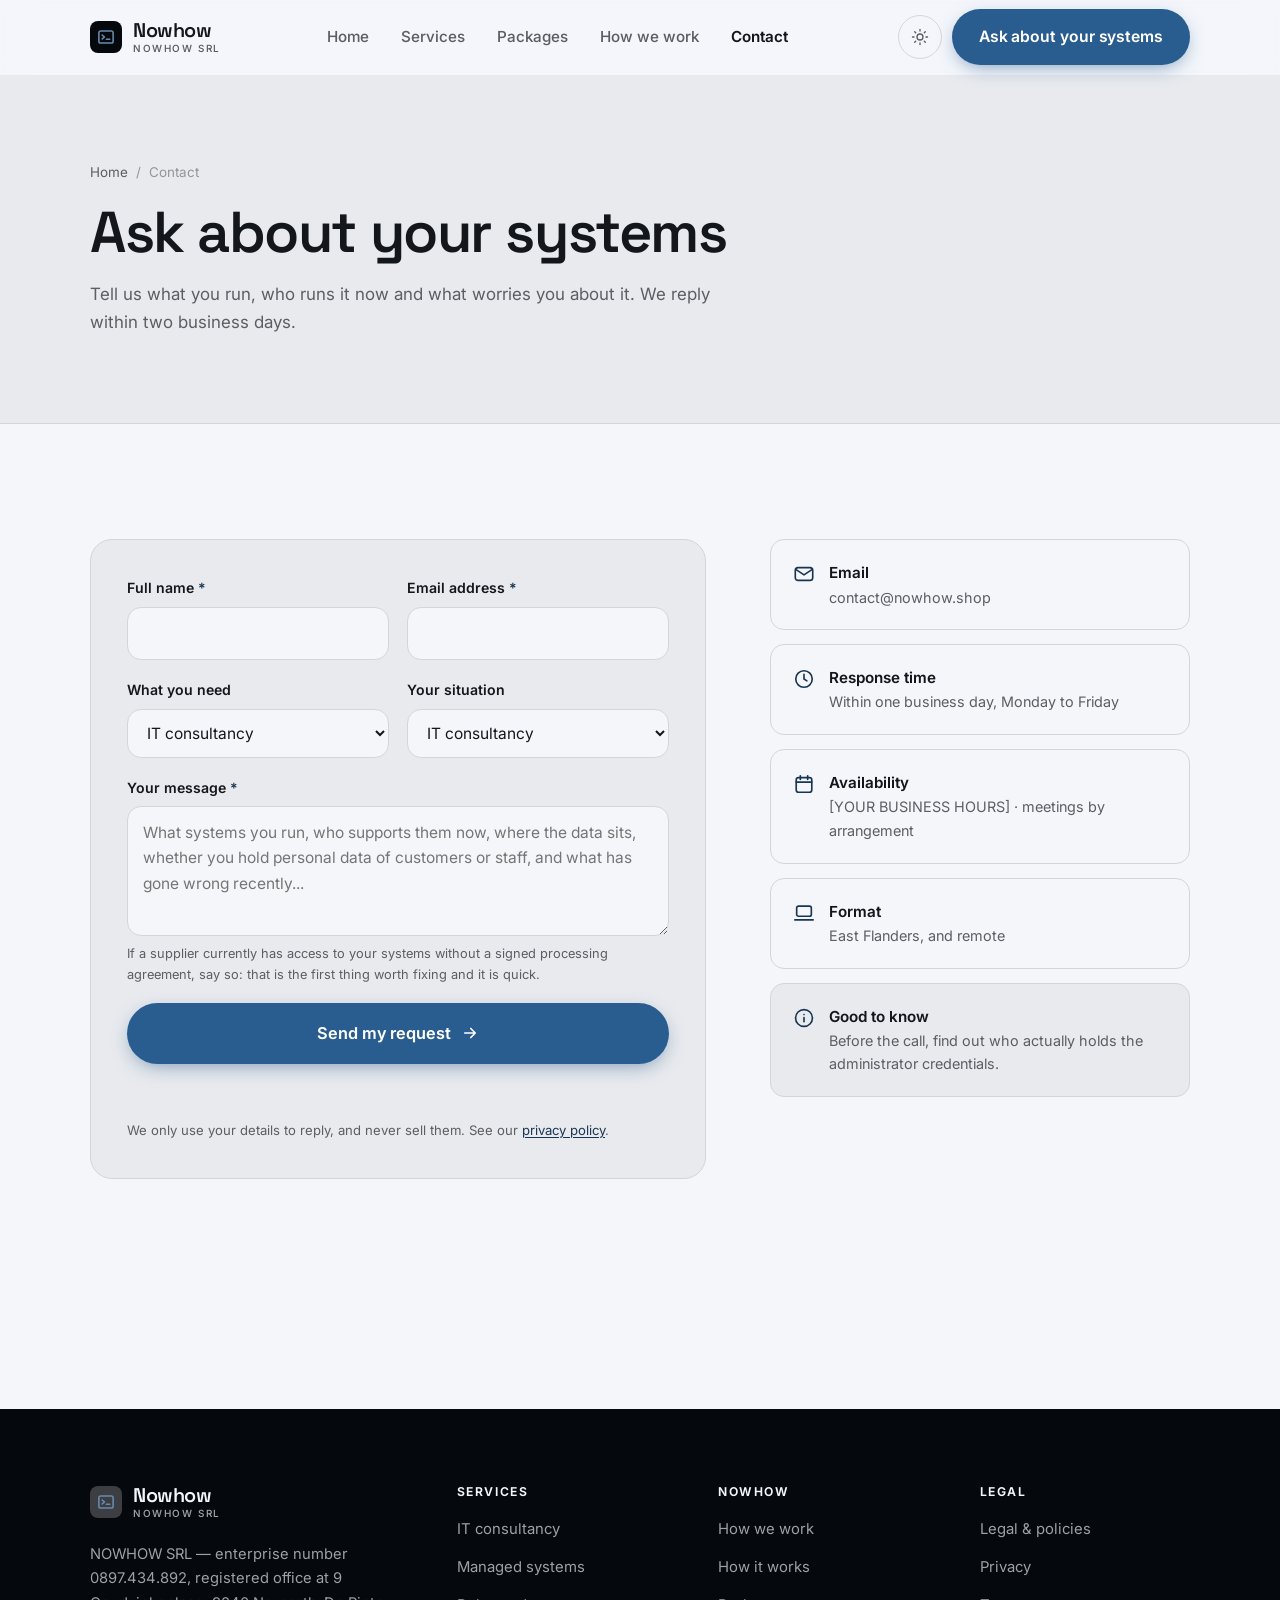
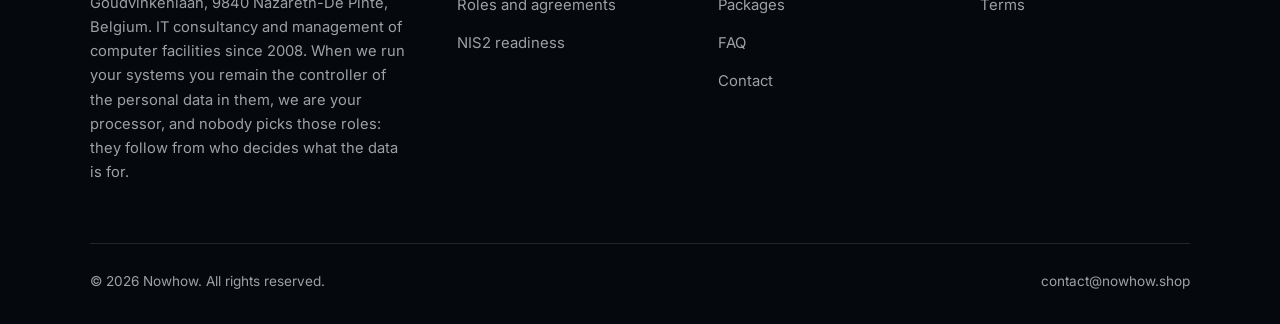
<file: contact.html>
<!DOCTYPE html>
<html lang="en" class="no-js">
<head>
<meta charset="utf-8">
<meta name="viewport" content="width=device-width, initial-scale=1">
<title>Contact — Nowhow</title>
<meta name="description" content="Contact NOWHOW SRL about IT consultancy, managed systems or a data protection question. We reply within two business days.">
<link rel="canonical" href="https://nowhow.shop/contact.html">

<meta property="og:type" content="website">
<meta property="og:url" content="https://nowhow.shop/contact.html">
<meta property="og:site_name" content="Nowhow">
<meta property="og:locale" content="en_US">
<meta property="og:title" content="Contact — Nowhow">
<meta property="og:description" content="Contact NOWHOW SRL about IT consultancy, managed systems or a data protection question. We reply within two business days.">
<meta name="theme-color" content="#05080d">

<link rel="icon" href="assets/img/favicon.svg" type="image/svg+xml">
<link rel="preconnect" href="https://fonts.googleapis.com">
<link rel="preconnect" href="https://fonts.gstatic.com" crossorigin>
<link rel="stylesheet" href="https://fonts.googleapis.com/css2?family=Space+Grotesk:wght@400;500;600;700&family=Inter:wght@400..700&display=swap">
<link rel="stylesheet" href="assets/css/style.css">

<!-- Thème appliqué avant le premier rendu (évite le flash) -->
<script>
document.documentElement.classList.remove('no-js');
(function(){try{var t=localStorage.getItem('site-theme');if(t){document.documentElement.setAttribute('data-theme',t);}}catch(e){}})();
</script>
</head>

<body>
<a class="skip-link" href="#main">Skip to main content</a>

<header class="site-header">
  <nav class="wrap nav" aria-label="Main navigation">
    <a class="brand" href="index.html">
      <svg class="brand__mark" viewBox="0 0 64 64" aria-hidden="true">
        <rect class="bm-bg" width="64" height="64" rx="16"/>
        <g class="bm-ic" transform="translate(14 14) scale(1.5)" fill="none" stroke-width="2.1" stroke-linecap="round" stroke-linejoin="round"><rect x="2.5" y="4" width="19" height="16" rx="2.5"/><path d="M7 9.5l3 2.5-3 2.5M12.5 15H17"/></g>
      </svg>
      <span>Nowhow<span class="brand__sub">NOWHOW SRL</span></span>
    </a>

    <ul class="nav__links" id="nav-links">
      <li><a href="index.html">Home</a></li>
      <li><a href="programs.html">Services</a></li>
      <li><a href="index.html#pricing">Packages</a></li>
      <li><a href="about.html">How we work</a></li>
      <li><a href="contact.html" aria-current="page">Contact</a></li>
      <li><a class="btn btn--primary" href="contact.html">Ask about your systems</a></li>
    </ul>

    <div class="nav__cta">
      <button class="theme-toggle" type="button" aria-label="Switch to dark theme">
        <svg class="icon-sun" viewBox="0 0 24 24" fill="none" stroke="currentColor" stroke-width="1.8" stroke-linecap="round" aria-hidden="true"><circle cx="12" cy="12" r="4"/><path d="M12 2v2m0 16v2M2 12h2m16 0h2M4.9 4.9l1.4 1.4m11.4 11.4 1.4 1.4M19.1 4.9l-1.4 1.4M6.3 17.7l-1.4 1.4"/></svg>
        <svg class="icon-moon" viewBox="0 0 24 24" fill="none" stroke="currentColor" stroke-width="1.8" stroke-linecap="round" stroke-linejoin="round" aria-hidden="true"><path d="M21 12.8A9 9 0 1 1 11.2 3a7 7 0 0 0 9.8 9.8z"/></svg>
      </button>
      <a class="btn btn--primary" href="contact.html">Ask about your systems</a>
      <button class="nav__toggle" type="button" aria-expanded="false" aria-controls="nav-links" aria-label="Open menu">
        <svg class="icon-open" viewBox="0 0 24 24" fill="none" stroke="currentColor" stroke-width="2" stroke-linecap="round" aria-hidden="true"><path d="M3 6h18M3 12h18M3 18h18"/></svg>
        <svg class="icon-close" viewBox="0 0 24 24" fill="none" stroke="currentColor" stroke-width="2" stroke-linecap="round" aria-hidden="true"><path d="M6 6l12 12M18 6L6 18"/></svg>
      </button>
    </div>
  </nav>
</header>

<main id="main">

<section class="page-head">
  <div class="wrap">
    <nav class="breadcrumb" aria-label="Breadcrumb">
      <a href="index.html">Home</a><span>/</span><span aria-current="page">Contact</span>
    </nav>
    <h1>Ask about your systems</h1>
    <p>Tell us what you run, who runs it now and what worries you about it. We reply within two business days.</p>
  </div>
</section>

<section class="section wrap">
  <div class="form-layout">

    <!--
      FORM: the action attribute holds a placeholder id. Create a free form at
      https://formspree.io and replace VOTRE_ID_FORMSPREE. Until then, the button
      opens the visitor's email app with a pre-filled message to contact@nowhow.shop.
    -->
    <form class="form" id="contact-form" action="https://formspree.io/f/VOTRE_ID_FORMSPREE" method="POST"
          data-email="contact@nowhow.shop" data-subject="IT enquiry"
          data-msg-mail="Your email app will open with the message ready to send." data-msg-sending="Sending…"
          data-msg-ok="Thanks! Your message is on its way. We reply within one business day." data-msg-err="Sending failed. Please email us directly at">
      <div class="form__row">
        <div class="field">
          <label for="nom">Full name <span class="req" aria-hidden="true">*</span></label>
          <input type="text" id="nom" name="nom" autocomplete="name" required>
        </div>
        <div class="field">
          <label for="email">Email address <span class="req" aria-hidden="true">*</span></label>
          <input type="email" id="email" name="email" autocomplete="email" required>
        </div>
      </div>

      <div class="form__row">
        <div class="field">
          <label for="programme">What you need</label>
          <select id="programme" name="programme">
            <option>IT consultancy</option>
            <option>Managed systems</option>
            <option>Roles and agreements</option>
            <option>NIS2 readiness</option>
            <option>Not sure yet</option>
          </select>
        </div>
        <div class="field">
          <label for="niveau">Your situation</label>
          <select id="niveau" name="niveau">
            <option>IT consultancy</option>
            <option>Managed systems</option>
            <option>Roles and agreements</option>
            <option>A NIS2 question</option>
          </select>
        </div>
      </div>

      <div class="field">
        <label for="message">Your message <span class="req" aria-hidden="true">*</span></label>
        <textarea id="message" name="message" required placeholder="What systems you run, who supports them now, where the data sits, whether you hold personal data of customers or staff, and what has gone wrong recently..."></textarea>
        <span class="field__hint">If a supplier currently has access to your systems without a signed processing agreement, say so: that is the first thing worth fixing and it is quick.</span>
      </div>

      <!-- Bot trap: hidden from humans -->
      <div class="visually-hidden" aria-hidden="true">
        <label for="site-web">Leave this field empty</label>
        <input type="text" id="site-web" name="_gotcha" tabindex="-1" autocomplete="off">
      </div>

      <button class="btn btn--primary btn--lg" type="submit">Send my request <svg viewBox="0 0 24 24" fill="none" stroke="currentColor" stroke-width="2.2" stroke-linecap="round" stroke-linejoin="round" aria-hidden="true"><path d="M5 12h14M13 6l6 6-6 6"/></svg></button>

      <p id="form-status" class="form__status" role="status" aria-live="polite"></p>

      <p class="form__note">
        We only use your details to reply, and never sell them. See our <a href="legal.html#privacy">privacy policy</a>.
      </p>
    </form>

    <aside class="contact-aside">
      <div class="contact-card">
        <svg viewBox="0 0 24 24" fill="none" stroke="currentColor" stroke-width="1.8" stroke-linecap="round" stroke-linejoin="round" aria-hidden="true"><rect x="2.5" y="5" width="19" height="14" rx="3"/><path d="M3 7l9 6 9-6"/></svg>
        <div><b>Email</b><a href="mailto:contact@nowhow.shop">contact@nowhow.shop</a></div>
      </div>
      <div class="contact-card">
        <svg viewBox="0 0 24 24" fill="none" stroke="currentColor" stroke-width="1.8" stroke-linecap="round" stroke-linejoin="round" aria-hidden="true"><circle cx="12" cy="12" r="9"/><path d="M12 7v5l3.2 2"/></svg>
        <div><b>Response time</b><span>Within one business day, Monday to Friday</span></div>
      </div>
      <div class="contact-card">
        <svg viewBox="0 0 24 24" fill="none" stroke="currentColor" stroke-width="1.8" stroke-linecap="round" stroke-linejoin="round" aria-hidden="true"><rect x="3.5" y="5" width="17" height="16" rx="2.5"/><path d="M8 3v4M16 3v4M3.5 10h17"/></svg>
        <div><b>Availability</b><span>[YOUR BUSINESS HOURS] · meetings by arrangement</span></div>
      </div>
      <div class="contact-card">
        <svg viewBox="0 0 24 24" fill="none" stroke="currentColor" stroke-width="1.8" stroke-linecap="round" stroke-linejoin="round" aria-hidden="true"><rect x="4" y="4.5" width="16" height="11" rx="2"/><path d="M2 19.5h20"/></svg>
        <div><b>Format</b><span>East Flanders, and remote</span></div>
      </div>
      <div class="contact-card contact-card--soft">
        <svg viewBox="0 0 24 24" fill="none" stroke="currentColor" stroke-width="1.8" stroke-linecap="round" stroke-linejoin="round" aria-hidden="true"><circle cx="12" cy="12" r="9.2"/><path d="M12 16v-4.5M12 8.2v.1"/></svg>
        <div><b>Good to know</b><span>Before the call, find out who actually holds the administrator credentials.</span></div>
      </div>
    </aside>

  </div>
</section>

</main>

<footer class="site-footer">
  <div class="wrap">
    <div class="footer__grid">
      <div class="footer__brand">
        <a class="brand" href="index.html">
          <svg class="brand__mark" viewBox="0 0 64 64" aria-hidden="true">
        <rect class="bm-bg" width="64" height="64" rx="16"/>
        <g class="bm-ic" transform="translate(14 14) scale(1.5)" fill="none" stroke-width="2.1" stroke-linecap="round" stroke-linejoin="round"><rect x="2.5" y="4" width="19" height="16" rx="2.5"/><path d="M7 9.5l3 2.5-3 2.5M12.5 15H17"/></g>
      </svg>
          <span>Nowhow<span class="brand__sub">NOWHOW SRL</span></span>
        </a>
        <p>NOWHOW SRL — enterprise number 0897.434.892, registered office at 9 Goudvinkenlaan, 9840 Nazareth-De Pinte, Belgium. IT consultancy and management of computer facilities since 2008. When we run your systems you remain the controller of the personal data in them, we are your processor, and nobody picks those roles: they follow from who decides what the data is for.</p>
      </div>

      <div class="footer__col">
        <h4>Services</h4>
        <ul>
          <li><a href="programs.html#consultancy">IT consultancy</a></li>
          <li><a href="programs.html#managed">Managed systems</a></li>
          <li><a href="programs.html#dataprotection">Roles and agreements</a></li>
          <li><a href="programs.html#nis2">NIS2 readiness</a></li>
        </ul>
      </div>

      <div class="footer__col">
        <h4>Nowhow</h4>
        <ul>
          <li><a href="about.html">How we work</a></li>
          <li><a href="index.html#how-it-works">How it works</a></li>
          <li><a href="index.html#pricing">Packages</a></li>
          <li><a href="index.html#faq">FAQ</a></li>
          <li><a href="contact.html">Contact</a></li>
        </ul>
      </div>

      <div class="footer__col">
        <h4>Legal</h4>
        <ul>
          <li><a href="legal.html">Legal &amp; policies</a></li>
          <li><a href="legal.html#privacy">Privacy</a></li>
          <li><a href="legal.html#terms">Terms</a></li>
        </ul>
      </div>
    </div>

    <div class="footer__bottom">
      <p>© <span data-year>2026</span> Nowhow. All rights reserved.</p>
      <p><a href="mailto:contact@nowhow.shop">contact@nowhow.shop</a></p>
    </div>
  </div>
</footer>

<script src="assets/js/main.js" defer></script>
</body>
</html>
</file>
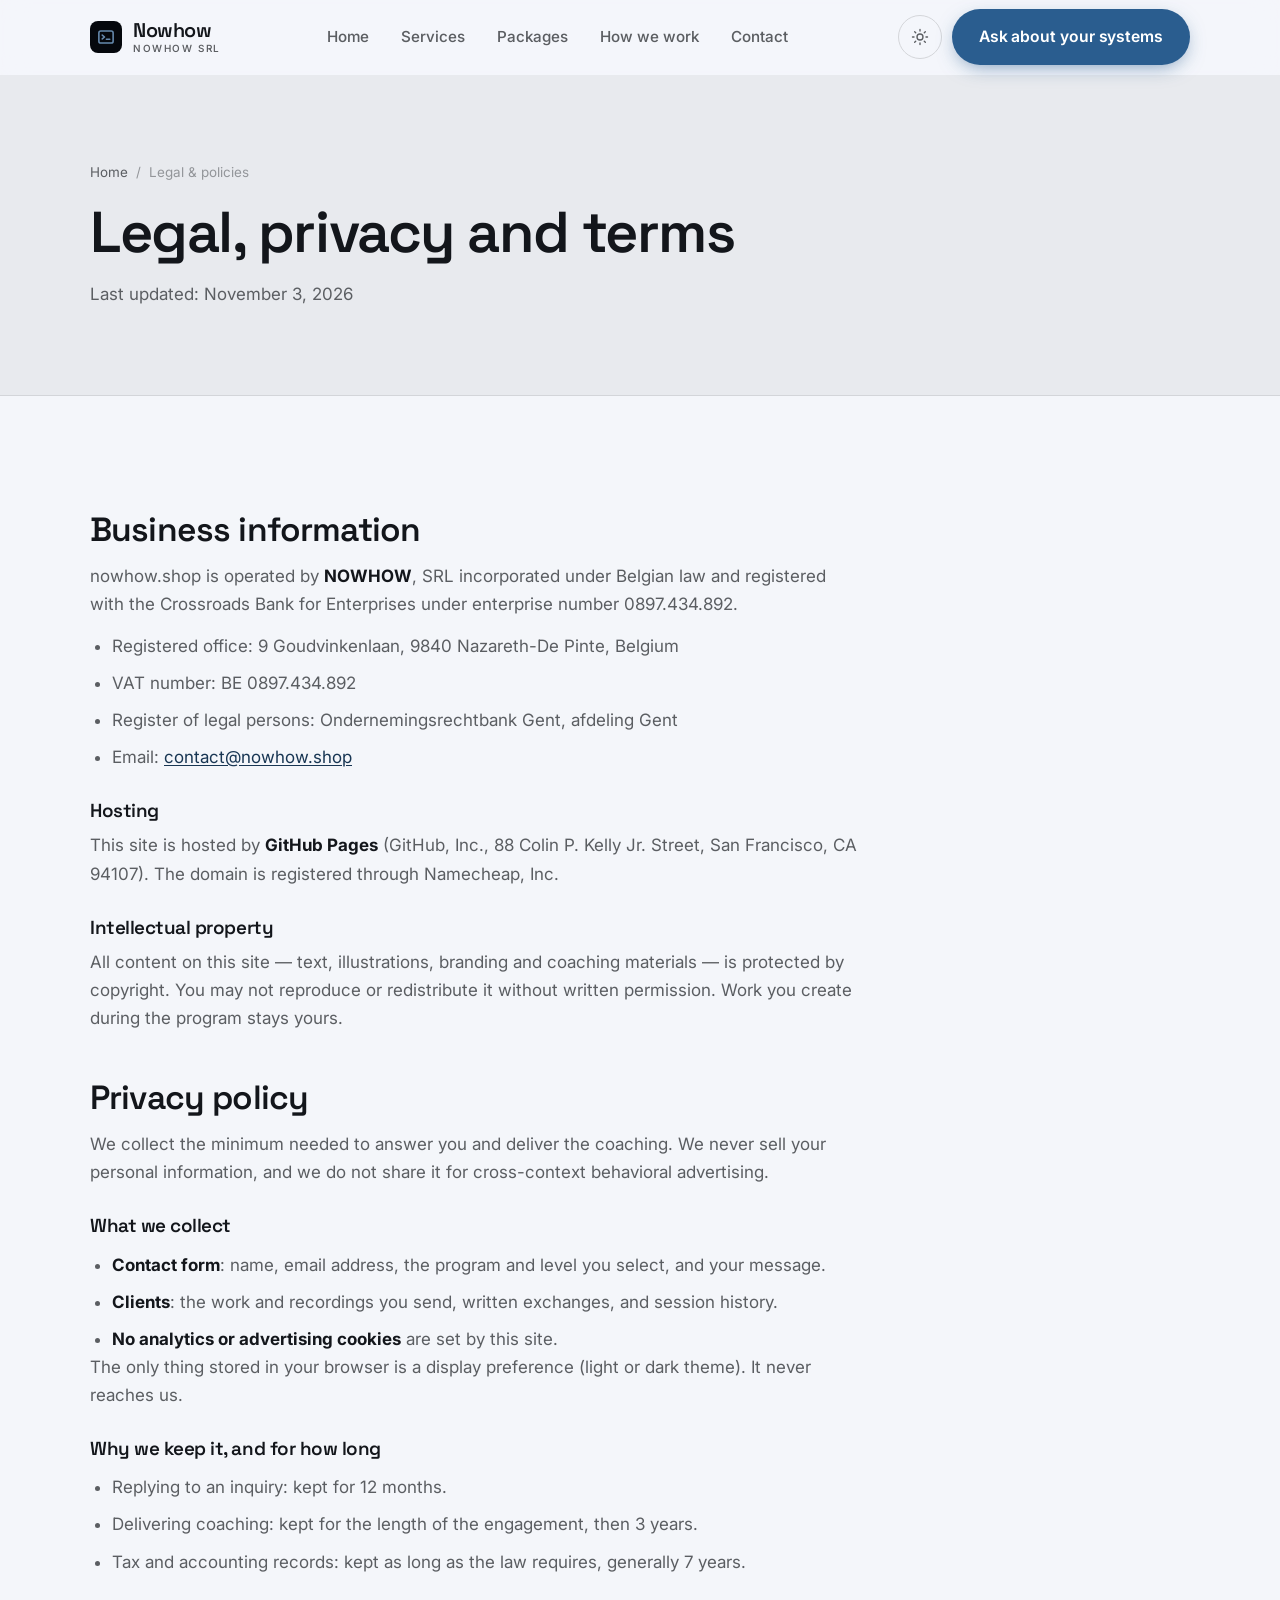
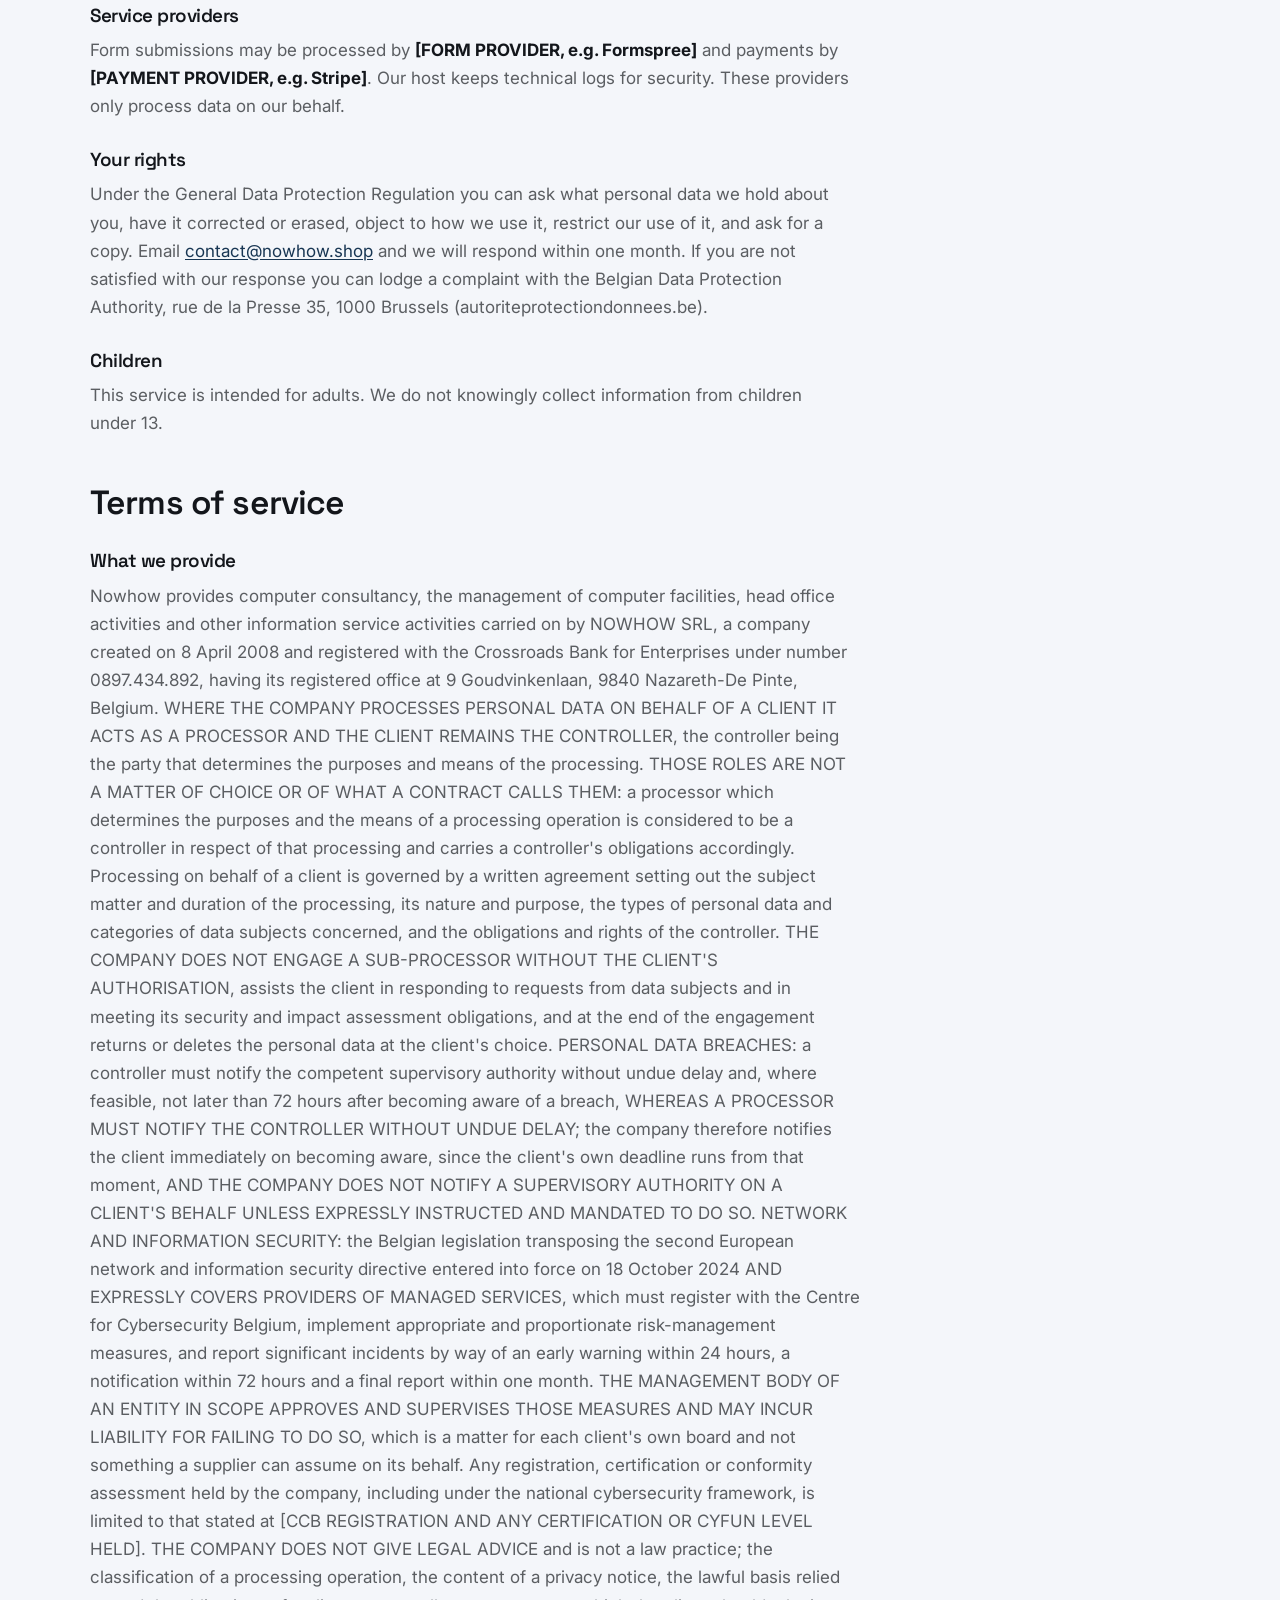
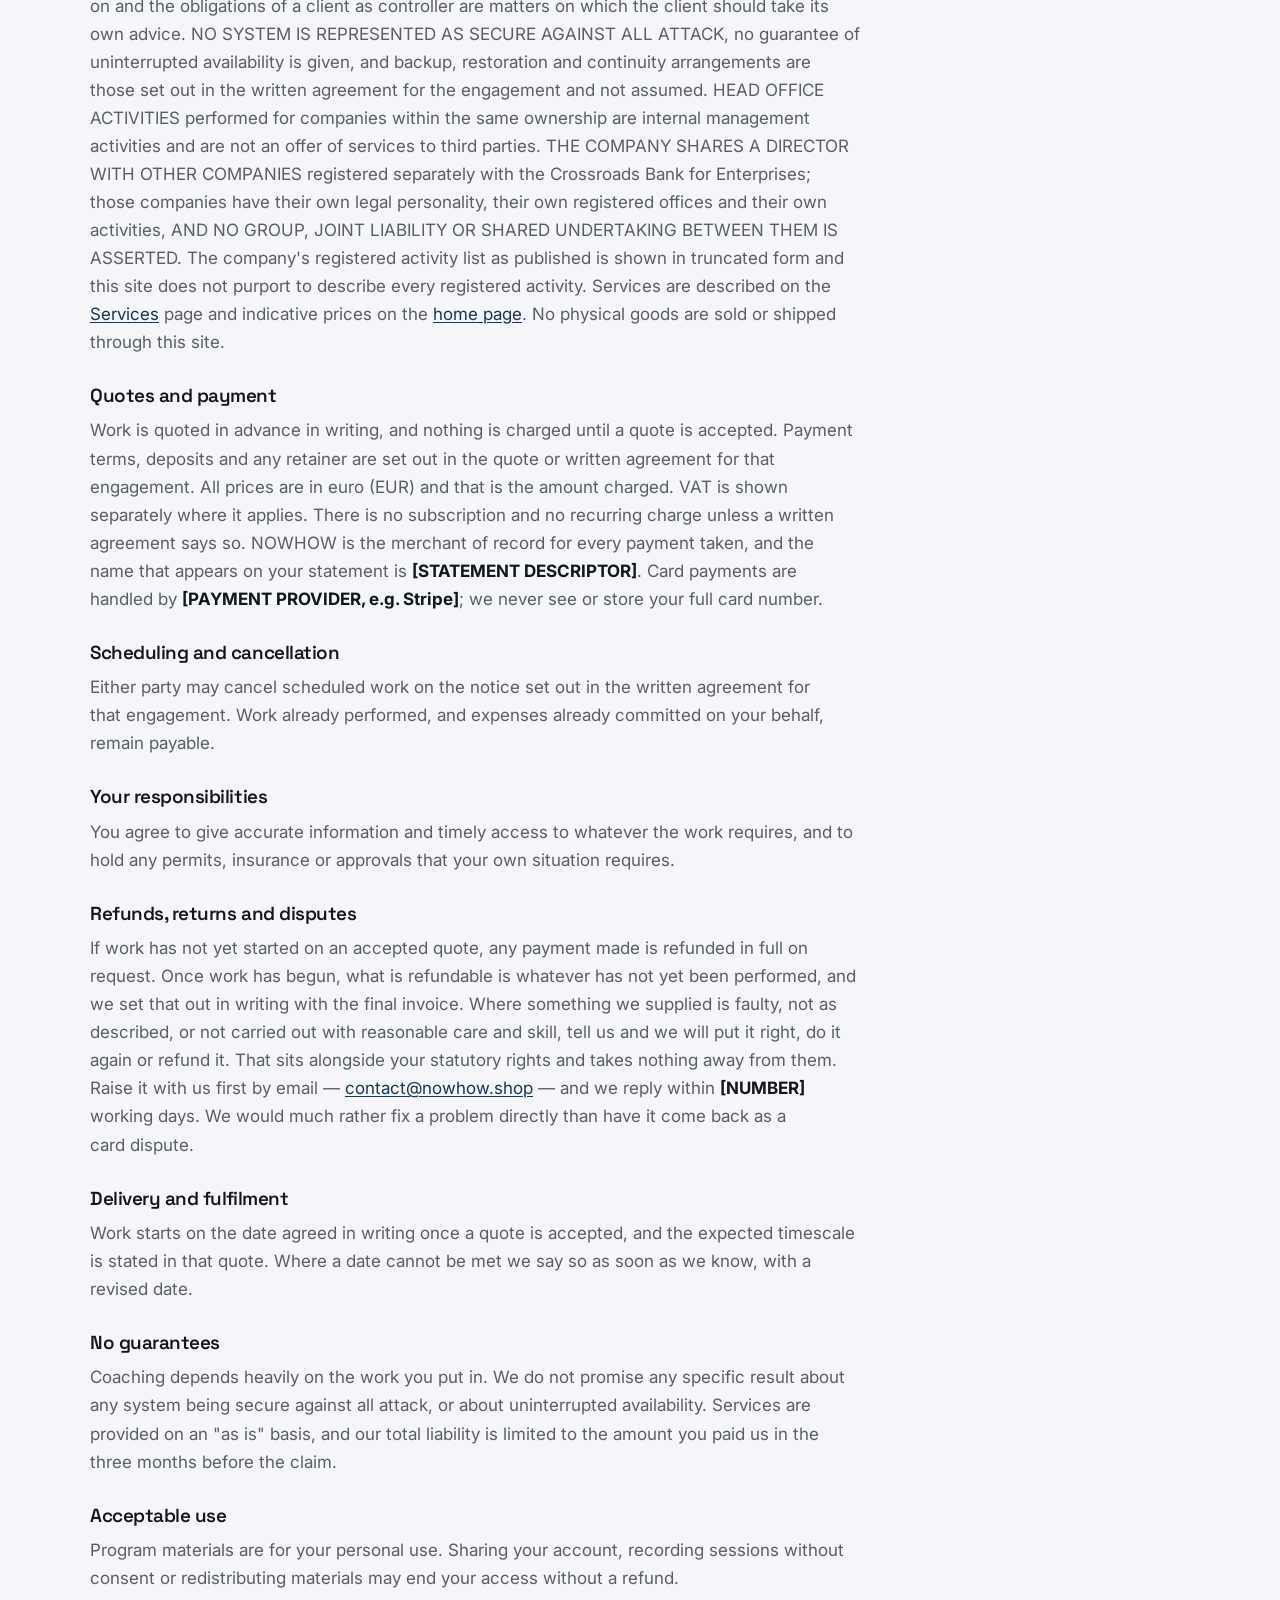
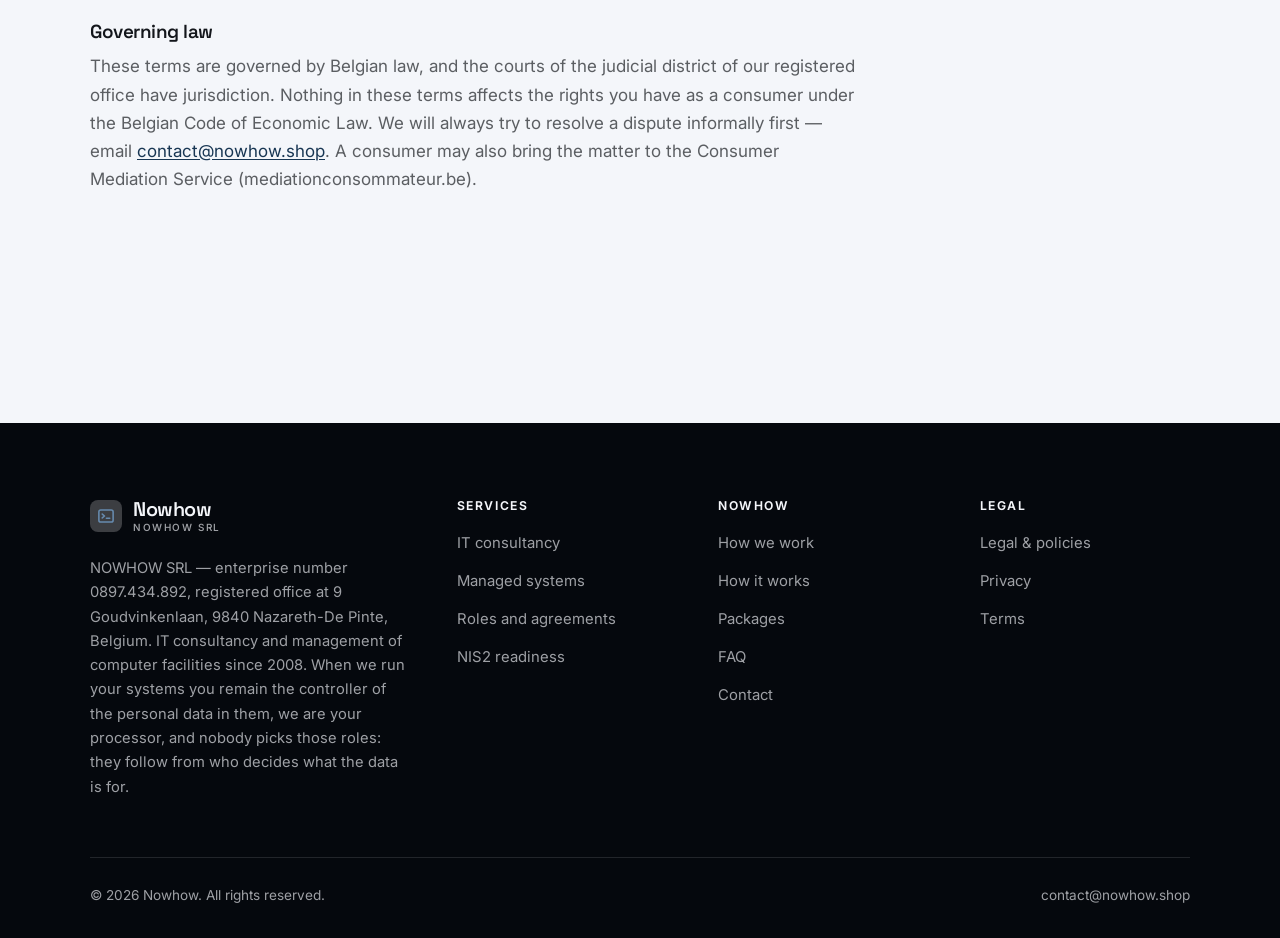
<file: legal.html>
<!DOCTYPE html>
<html lang="en" class="no-js">
<head>
<meta charset="utf-8">
<meta name="viewport" content="width=device-width, initial-scale=1">
<title>Legal, privacy and terms — Nowhow</title>
<meta name="description" content="Business information, privacy policy and terms of service for Nowhow.">
<meta name="robots" content="noindex">

<meta property="og:type" content="website">
<meta property="og:url" content="https://nowhow.shop/legal.html">
<meta property="og:site_name" content="Nowhow">
<meta property="og:locale" content="en_US">
<meta property="og:title" content="Legal, privacy and terms — Nowhow">
<meta property="og:description" content="Business information, privacy policy and terms of service for Nowhow.">
<meta name="theme-color" content="#05080d">

<link rel="icon" href="assets/img/favicon.svg" type="image/svg+xml">
<link rel="preconnect" href="https://fonts.googleapis.com">
<link rel="preconnect" href="https://fonts.gstatic.com" crossorigin>
<link rel="stylesheet" href="https://fonts.googleapis.com/css2?family=Space+Grotesk:wght@400;500;600;700&family=Inter:wght@400..700&display=swap">
<link rel="stylesheet" href="assets/css/style.css">

<!-- Thème appliqué avant le premier rendu (évite le flash) -->
<script>
document.documentElement.classList.remove('no-js');
(function(){try{var t=localStorage.getItem('site-theme');if(t){document.documentElement.setAttribute('data-theme',t);}}catch(e){}})();
</script>
</head>

<body>
<a class="skip-link" href="#main">Skip to main content</a>

<header class="site-header">
  <nav class="wrap nav" aria-label="Main navigation">
    <a class="brand" href="index.html">
      <svg class="brand__mark" viewBox="0 0 64 64" aria-hidden="true">
        <rect class="bm-bg" width="64" height="64" rx="16"/>
        <g class="bm-ic" transform="translate(14 14) scale(1.5)" fill="none" stroke-width="2.1" stroke-linecap="round" stroke-linejoin="round"><rect x="2.5" y="4" width="19" height="16" rx="2.5"/><path d="M7 9.5l3 2.5-3 2.5M12.5 15H17"/></g>
      </svg>
      <span>Nowhow<span class="brand__sub">NOWHOW SRL</span></span>
    </a>

    <ul class="nav__links" id="nav-links">
      <li><a href="index.html">Home</a></li>
      <li><a href="programs.html">Services</a></li>
      <li><a href="index.html#pricing">Packages</a></li>
      <li><a href="about.html">How we work</a></li>
      <li><a href="contact.html">Contact</a></li>
      <li><a class="btn btn--primary" href="contact.html">Ask about your systems</a></li>
    </ul>

    <div class="nav__cta">
      <button class="theme-toggle" type="button" aria-label="Switch to dark theme">
        <svg class="icon-sun" viewBox="0 0 24 24" fill="none" stroke="currentColor" stroke-width="1.8" stroke-linecap="round" aria-hidden="true"><circle cx="12" cy="12" r="4"/><path d="M12 2v2m0 16v2M2 12h2m16 0h2M4.9 4.9l1.4 1.4m11.4 11.4 1.4 1.4M19.1 4.9l-1.4 1.4M6.3 17.7l-1.4 1.4"/></svg>
        <svg class="icon-moon" viewBox="0 0 24 24" fill="none" stroke="currentColor" stroke-width="1.8" stroke-linecap="round" stroke-linejoin="round" aria-hidden="true"><path d="M21 12.8A9 9 0 1 1 11.2 3a7 7 0 0 0 9.8 9.8z"/></svg>
      </button>
      <a class="btn btn--primary" href="contact.html">Ask about your systems</a>
      <button class="nav__toggle" type="button" aria-expanded="false" aria-controls="nav-links" aria-label="Open menu">
        <svg class="icon-open" viewBox="0 0 24 24" fill="none" stroke="currentColor" stroke-width="2" stroke-linecap="round" aria-hidden="true"><path d="M3 6h18M3 12h18M3 18h18"/></svg>
        <svg class="icon-close" viewBox="0 0 24 24" fill="none" stroke="currentColor" stroke-width="2" stroke-linecap="round" aria-hidden="true"><path d="M6 6l12 12M18 6L6 18"/></svg>
      </button>
    </div>
  </nav>
</header>

<main id="main">

<section class="page-head">
  <div class="wrap">
    <nav class="breadcrumb" aria-label="Breadcrumb">
      <a href="index.html">Home</a><span>/</span><span aria-current="page">Legal &amp; policies</span>
    </nav>
    <h1>Legal, privacy and terms</h1>
    <p>Last updated: <time datetime="2026-11-03">November 3, 2026</time></p>
  </div>
</section>

<section class="section wrap">
  <div class="prose">

    <!--
      TO DO: this is a skeleton, not legal advice. Replace every [BRACKET] with
      your real details before selling, and have a lawyer review it if you can.
      Consumer protection rules differ by state.
    -->

    <h2 id="business">Business information</h2>
    <p>
      nowhow.shop is operated by <strong>NOWHOW</strong>,
      SRL incorporated under Belgian law and registered with the
      Crossroads Bank for Enterprises under enterprise number 0897.434.892.
    </p>
    <ul>
      <li>Registered office: 9 Goudvinkenlaan, 9840 Nazareth-De Pinte, Belgium</li>
      <li>VAT number: BE 0897.434.892</li>
      <li>Register of legal persons: Ondernemingsrechtbank Gent, afdeling Gent</li>
      <li>Email: <a href="mailto:contact@nowhow.shop">contact@nowhow.shop</a></li>
    </ul>

    <h3>Hosting</h3>
    <p>
      This site is hosted by <strong>GitHub Pages</strong> (GitHub, Inc., 88 Colin P. Kelly Jr. Street,
      San Francisco, CA 94107). The domain is registered through Namecheap, Inc.
    </p>

    <h3>Intellectual property</h3>
    <p>
      All content on this site — text, illustrations, branding and coaching materials — is protected by
      copyright. You may not reproduce or redistribute it without written permission. Work you create during
      the program stays yours.
    </p>

    <h2 id="privacy">Privacy policy</h2>
    <p>
      We collect the minimum needed to answer you and deliver the coaching. We never sell your personal
      information, and we do not share it for cross-context behavioral advertising.
    </p>
    <h3>What we collect</h3>
    <ul>
      <li><strong>Contact form</strong>: name, email address, the program and level you select, and your message.</li>
      <li><strong>Clients</strong>: the work and recordings you send, written exchanges, and session history.</li>
      <li><strong>No analytics or advertising cookies</strong> are set by this site.</li>
    </ul>
    <p>
      The only thing stored in your browser is a display preference (light or dark theme). It never reaches us.
    </p>
    <h3>Why we keep it, and for how long</h3>
    <ul>
      <li>Replying to an inquiry: kept for 12 months.</li>
      <li>Delivering coaching: kept for the length of the engagement, then 3 years.</li>
      <li>Tax and accounting records: kept as long as the law requires, generally 7 years.</li>
    </ul>
    <h3>Service providers</h3>
    <p>
      Form submissions may be processed by <strong>[FORM PROVIDER, e.g. Formspree]</strong> and payments by
      <strong>[PAYMENT PROVIDER, e.g. Stripe]</strong>. Our host keeps technical logs for security. These
      providers only process data on our behalf.
    </p>
    <h3>Your rights</h3>
    <p>
      Under the General Data Protection Regulation you can ask what personal data we hold about you,
      have it corrected or erased, object to how we use it, restrict our use of it, and ask for a copy.
      Email <a href="mailto:contact@nowhow.shop">contact@nowhow.shop</a> and we will respond within one month. If you are not
      satisfied with our response you can lodge a complaint with the Belgian Data Protection Authority,
      rue de la Presse 35, 1000 Brussels (autoriteprotectiondonnees.be).
    </p>
    <h3>Children</h3>
    <p>
      This service is intended for adults. We do not knowingly collect information from children under 13.
    </p>

    <h2 id="terms">Terms of service</h2>
    <h3>What we provide</h3>
    <p>
      Nowhow provides computer consultancy, the management of computer facilities, head office activities and other information service activities carried on by NOWHOW SRL, a company created on 8 April 2008 and registered with the Crossroads Bank for Enterprises under number 0897.434.892, having its registered office at 9 Goudvinkenlaan, 9840 Nazareth-De Pinte, Belgium. WHERE THE COMPANY PROCESSES PERSONAL DATA ON BEHALF OF A CLIENT IT ACTS AS A PROCESSOR AND THE CLIENT REMAINS THE CONTROLLER, the controller being the party that determines the purposes and means of the processing. THOSE ROLES ARE NOT A MATTER OF CHOICE OR OF WHAT A CONTRACT CALLS THEM: a processor which determines the purposes and the means of a processing operation is considered to be a controller in respect of that processing and carries a controller's obligations accordingly. Processing on behalf of a client is governed by a written agreement setting out the subject matter and duration of the processing, its nature and purpose, the types of personal data and categories of data subjects concerned, and the obligations and rights of the controller. THE COMPANY DOES NOT ENGAGE A SUB-PROCESSOR WITHOUT THE CLIENT'S AUTHORISATION, assists the client in responding to requests from data subjects and in meeting its security and impact assessment obligations, and at the end of the engagement returns or deletes the personal data at the client's choice. PERSONAL DATA BREACHES: a controller must notify the competent supervisory authority without undue delay and, where feasible, not later than 72 hours after becoming aware of a breach, WHEREAS A PROCESSOR MUST NOTIFY THE CONTROLLER WITHOUT UNDUE DELAY; the company therefore notifies the client immediately on becoming aware, since the client's own deadline runs from that moment, AND THE COMPANY DOES NOT NOTIFY A SUPERVISORY AUTHORITY ON A CLIENT'S BEHALF UNLESS EXPRESSLY INSTRUCTED AND MANDATED TO DO SO. NETWORK AND INFORMATION SECURITY: the Belgian legislation transposing the second European network and information security directive entered into force on 18 October 2024 AND EXPRESSLY COVERS PROVIDERS OF MANAGED SERVICES, which must register with the Centre for Cybersecurity Belgium, implement appropriate and proportionate risk-management measures, and report significant incidents by way of an early warning within 24 hours, a notification within 72 hours and a final report within one month. THE MANAGEMENT BODY OF AN ENTITY IN SCOPE APPROVES AND SUPERVISES THOSE MEASURES AND MAY INCUR LIABILITY FOR FAILING TO DO SO, which is a matter for each client's own board and not something a supplier can assume on its behalf. Any registration, certification or conformity assessment held by the company, including under the national cybersecurity framework, is limited to that stated at [CCB REGISTRATION AND ANY CERTIFICATION OR CYFUN LEVEL HELD]. THE COMPANY DOES NOT GIVE LEGAL ADVICE and is not a law practice; the classification of a processing operation, the content of a privacy notice, the lawful basis relied on and the obligations of a client as controller are matters on which the client should take its own advice. NO SYSTEM IS REPRESENTED AS SECURE AGAINST ALL ATTACK, no guarantee of uninterrupted availability is given, and backup, restoration and continuity arrangements are those set out in the written agreement for the engagement and not assumed. HEAD OFFICE ACTIVITIES performed for companies within the same ownership are internal management activities and are not an offer of services to third parties. THE COMPANY SHARES A DIRECTOR WITH OTHER COMPANIES registered separately with the Crossroads Bank for Enterprises; those companies have their own legal personality, their own registered offices and their own activities, AND NO GROUP, JOINT LIABILITY OR SHARED UNDERTAKING BETWEEN THEM IS ASSERTED. The company's registered activity list as published is shown in truncated form and this site does not purport to describe every registered activity. Services are described on the
      <a href="programs.html">Services</a> page and indicative prices on the
      <a href="index.html#pricing">home page</a>.
      No physical goods are sold or shipped through this site.
    </p>
    <h3>Quotes and payment</h3>
    <p>
      Work is quoted in advance in writing, and nothing is charged until a quote is accepted. Payment terms,
      deposits and any retainer are set out in the quote or written agreement for that engagement.
      All prices are in euro (EUR) and that is the amount charged. VAT is shown separately where it applies.
      There is no subscription and no recurring charge unless a written agreement says so.
      NOWHOW is the merchant of record for every payment taken, and the name that
      appears on your statement is <strong>[STATEMENT DESCRIPTOR]</strong>. Card payments are handled by
      <strong>[PAYMENT PROVIDER, e.g. Stripe]</strong>; we never see or store your full card number.
    </p>
    <h3>Scheduling and cancellation</h3>
    <p>
      Either party may cancel scheduled work on the notice set out in the written agreement for that engagement.
      Work already performed, and expenses already committed on your behalf, remain payable.
    </p>
    <h3>Your responsibilities</h3>
    <p>
      You agree to give accurate information and timely access to whatever the work requires, and to hold any
      permits, insurance or approvals that your own situation requires.
    </p>
    <h3>Refunds, returns and disputes</h3>
    <p>
      If work has not yet started on an accepted quote, any payment made is refunded in full on request. Once work has begun, what is refundable is whatever has not yet been performed, and we set that out in writing with the final invoice.
      Where something we supplied is faulty, not as described, or not carried out with reasonable care and skill,
      tell us and we will put it right, do it again or refund it. That sits alongside your statutory rights and
      takes nothing away from them. Raise it with us first by email —
      <a href="mailto:contact@nowhow.shop">contact@nowhow.shop</a> — and we reply within <strong>[NUMBER]</strong> working days.
      We would much rather fix a problem directly than have it come back as a card dispute.
    </p>
    <h3>Delivery and fulfilment</h3>
    <p>
      Work starts on the date agreed in writing once a quote is accepted, and the expected timescale is stated in that quote. Where a date cannot be met we say so as soon as we know, with a revised date.
    </p>

    <h3>No guarantees</h3>
    <p>
      Coaching depends heavily on the work you put in. We do not promise any specific result
      about any system being secure against all attack, or about uninterrupted availability. Services are provided on an "as is" basis, and our total
      liability is limited to the amount you paid us in the three months before the claim.
    </p>
    <h3>Acceptable use</h3>
    <p>
      Program materials are for your personal use. Sharing your account, recording sessions without consent
      or redistributing materials may end your access without a refund.
    </p>
    <h3>Governing law</h3>
    <p>
      These terms are governed by Belgian law, and the courts of the judicial district of our
      registered office have jurisdiction. Nothing in these terms affects the rights you have as a
      consumer under the Belgian Code of Economic Law. We will always try to resolve a dispute
      informally first — email <a href="mailto:contact@nowhow.shop">contact@nowhow.shop</a>. A consumer may also bring the
      matter to the Consumer Mediation Service (mediationconsommateur.be).
    </p>

  </div>
</section>

</main>

<footer class="site-footer">
  <div class="wrap">
    <div class="footer__grid">
      <div class="footer__brand">
        <a class="brand" href="index.html">
          <svg class="brand__mark" viewBox="0 0 64 64" aria-hidden="true">
        <rect class="bm-bg" width="64" height="64" rx="16"/>
        <g class="bm-ic" transform="translate(14 14) scale(1.5)" fill="none" stroke-width="2.1" stroke-linecap="round" stroke-linejoin="round"><rect x="2.5" y="4" width="19" height="16" rx="2.5"/><path d="M7 9.5l3 2.5-3 2.5M12.5 15H17"/></g>
      </svg>
          <span>Nowhow<span class="brand__sub">NOWHOW SRL</span></span>
        </a>
        <p>NOWHOW SRL — enterprise number 0897.434.892, registered office at 9 Goudvinkenlaan, 9840 Nazareth-De Pinte, Belgium. IT consultancy and management of computer facilities since 2008. When we run your systems you remain the controller of the personal data in them, we are your processor, and nobody picks those roles: they follow from who decides what the data is for.</p>
      </div>

      <div class="footer__col">
        <h4>Services</h4>
        <ul>
          <li><a href="programs.html#consultancy">IT consultancy</a></li>
          <li><a href="programs.html#managed">Managed systems</a></li>
          <li><a href="programs.html#dataprotection">Roles and agreements</a></li>
          <li><a href="programs.html#nis2">NIS2 readiness</a></li>
        </ul>
      </div>

      <div class="footer__col">
        <h4>Nowhow</h4>
        <ul>
          <li><a href="about.html">How we work</a></li>
          <li><a href="index.html#how-it-works">How it works</a></li>
          <li><a href="index.html#pricing">Packages</a></li>
          <li><a href="index.html#faq">FAQ</a></li>
          <li><a href="contact.html">Contact</a></li>
        </ul>
      </div>

      <div class="footer__col">
        <h4>Legal</h4>
        <ul>
          <li><a href="legal.html">Legal &amp; policies</a></li>
          <li><a href="legal.html#privacy">Privacy</a></li>
          <li><a href="legal.html#terms">Terms</a></li>
        </ul>
      </div>
    </div>

    <div class="footer__bottom">
      <p>© <span data-year>2026</span> Nowhow. All rights reserved.</p>
      <p><a href="mailto:contact@nowhow.shop">contact@nowhow.shop</a></p>
    </div>
  </div>
</footer>

<script src="assets/js/main.js" defer></script>
</body>
</html>
</file>
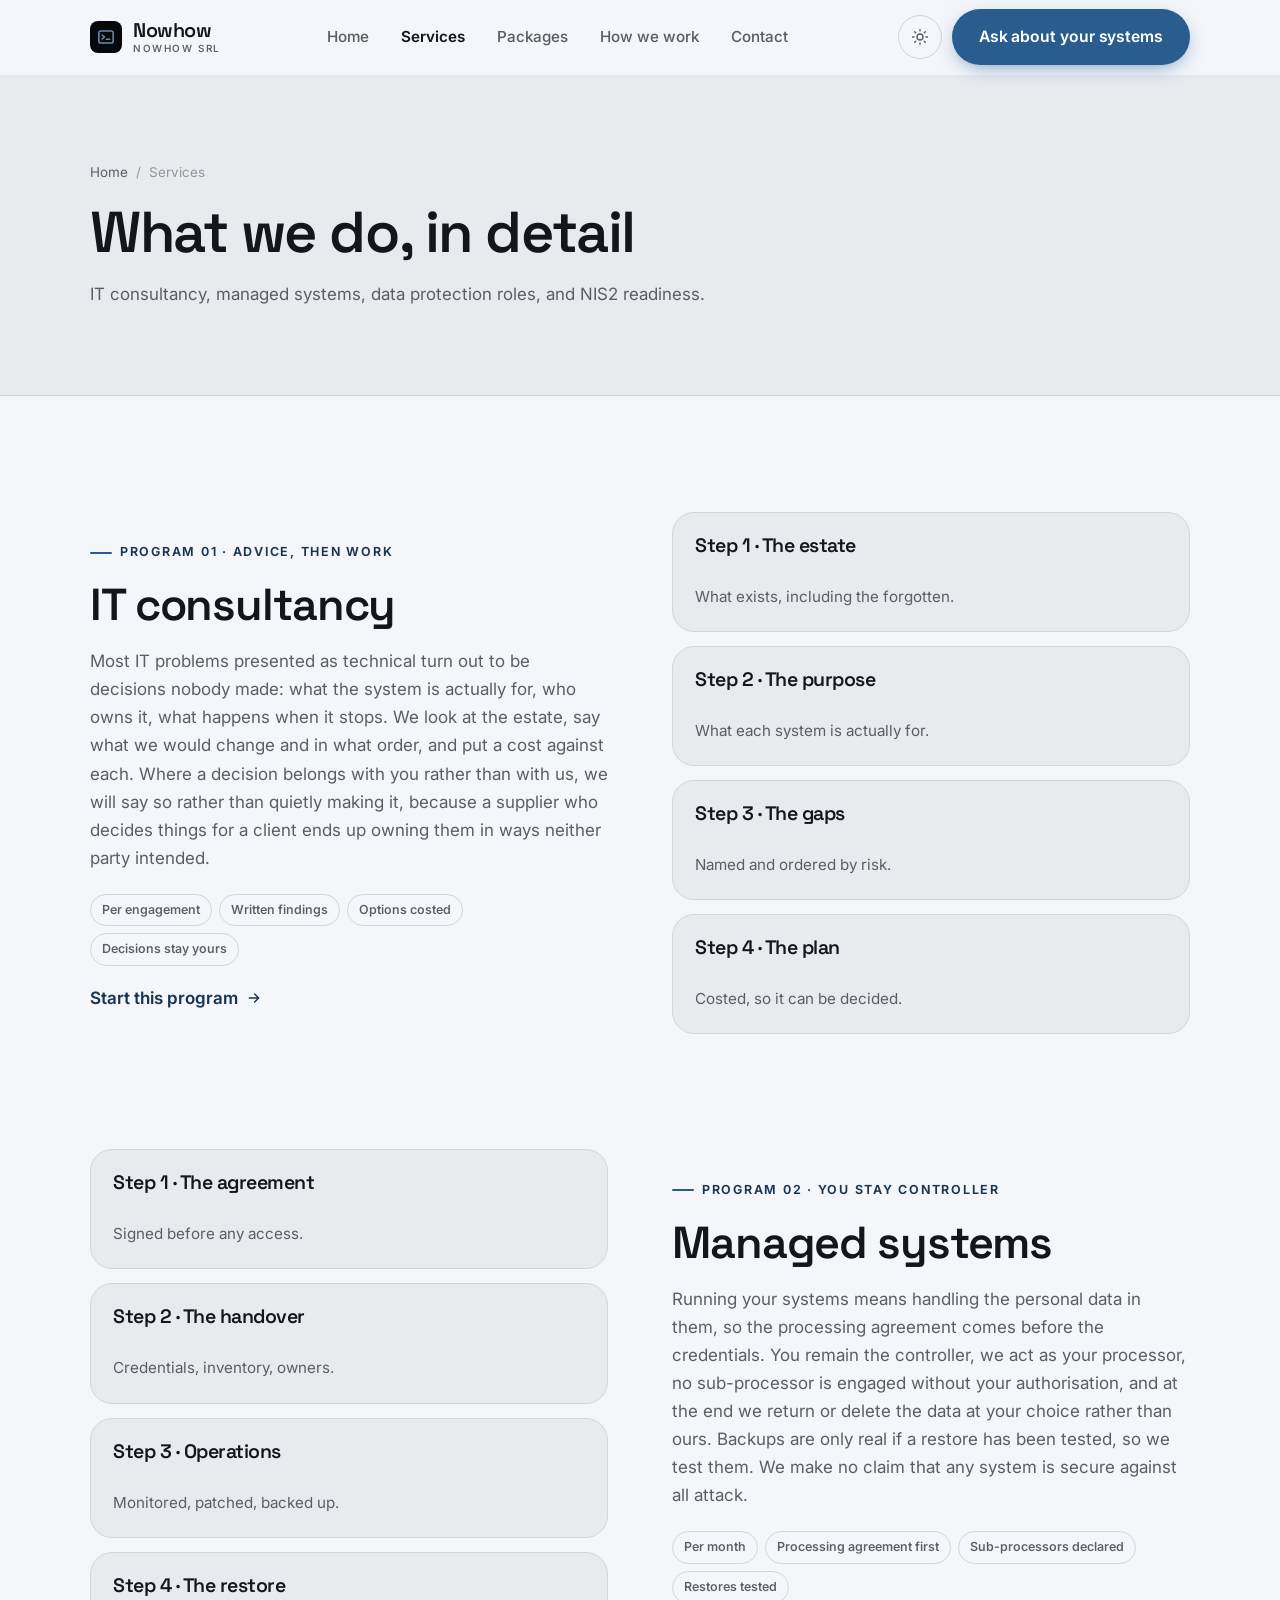
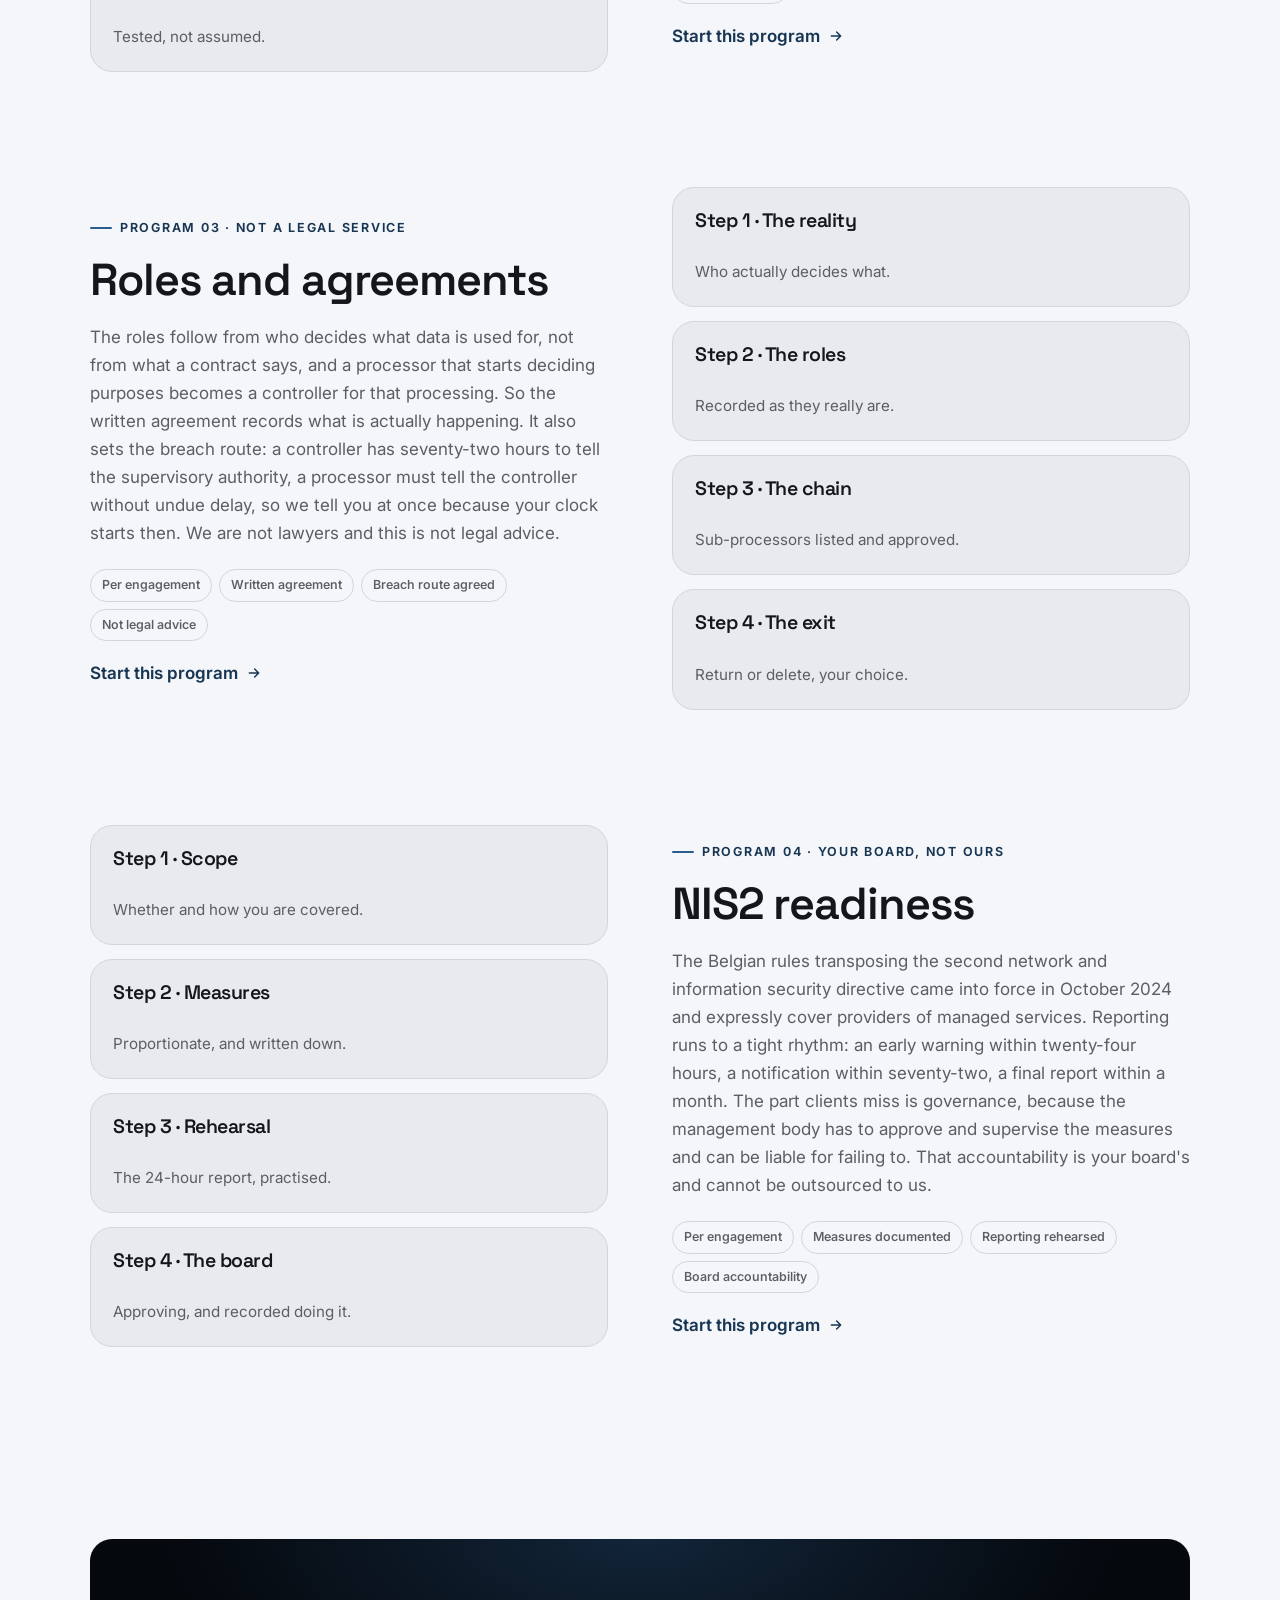
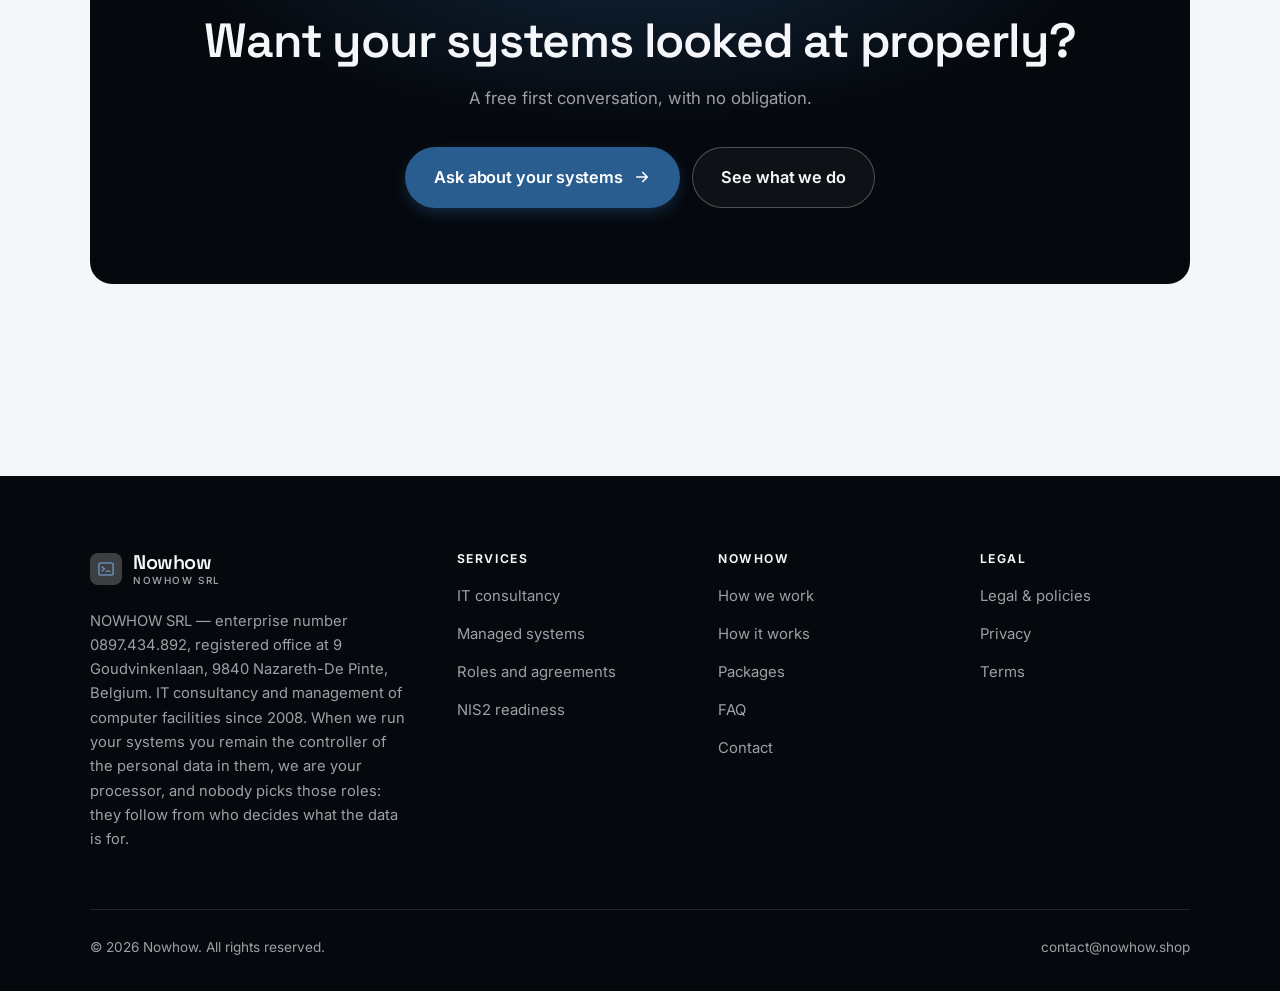
<file: programs.html>
<!DOCTYPE html>
<html lang="en" class="no-js">
<head>
<meta charset="utf-8">
<meta name="viewport" content="width=device-width, initial-scale=1">
<title>Services — Nowhow</title>
<meta name="description" content="What NOWHOW SRL does: IT consultancy, management of computer facilities, controller and processor agreements, and NIS2 readiness.">
<link rel="canonical" href="https://nowhow.shop/programs.html">

<meta property="og:type" content="website">
<meta property="og:url" content="https://nowhow.shop/programs.html">
<meta property="og:site_name" content="Nowhow">
<meta property="og:locale" content="en_US">
<meta property="og:title" content="Services — Nowhow">
<meta property="og:description" content="What NOWHOW SRL does: IT consultancy, management of computer facilities, controller and processor agreements, and NIS2 readiness.">
<meta name="theme-color" content="#05080d">

<link rel="icon" href="assets/img/favicon.svg" type="image/svg+xml">
<link rel="preconnect" href="https://fonts.googleapis.com">
<link rel="preconnect" href="https://fonts.gstatic.com" crossorigin>
<link rel="stylesheet" href="https://fonts.googleapis.com/css2?family=Space+Grotesk:wght@400;500;600;700&family=Inter:wght@400..700&display=swap">
<link rel="stylesheet" href="assets/css/style.css">

<!-- Thème appliqué avant le premier rendu (évite le flash) -->
<script>
document.documentElement.classList.remove('no-js');
(function(){try{var t=localStorage.getItem('site-theme');if(t){document.documentElement.setAttribute('data-theme',t);}}catch(e){}})();
</script>
</head>

<body>
<a class="skip-link" href="#main">Skip to main content</a>

<header class="site-header">
  <nav class="wrap nav" aria-label="Main navigation">
    <a class="brand" href="index.html">
      <svg class="brand__mark" viewBox="0 0 64 64" aria-hidden="true">
        <rect class="bm-bg" width="64" height="64" rx="16"/>
        <g class="bm-ic" transform="translate(14 14) scale(1.5)" fill="none" stroke-width="2.1" stroke-linecap="round" stroke-linejoin="round"><rect x="2.5" y="4" width="19" height="16" rx="2.5"/><path d="M7 9.5l3 2.5-3 2.5M12.5 15H17"/></g>
      </svg>
      <span>Nowhow<span class="brand__sub">NOWHOW SRL</span></span>
    </a>

    <ul class="nav__links" id="nav-links">
      <li><a href="index.html">Home</a></li>
      <li><a href="programs.html" aria-current="page">Services</a></li>
      <li><a href="index.html#pricing">Packages</a></li>
      <li><a href="about.html">How we work</a></li>
      <li><a href="contact.html">Contact</a></li>
      <li><a class="btn btn--primary" href="contact.html">Ask about your systems</a></li>
    </ul>

    <div class="nav__cta">
      <button class="theme-toggle" type="button" aria-label="Switch to dark theme">
        <svg class="icon-sun" viewBox="0 0 24 24" fill="none" stroke="currentColor" stroke-width="1.8" stroke-linecap="round" aria-hidden="true"><circle cx="12" cy="12" r="4"/><path d="M12 2v2m0 16v2M2 12h2m16 0h2M4.9 4.9l1.4 1.4m11.4 11.4 1.4 1.4M19.1 4.9l-1.4 1.4M6.3 17.7l-1.4 1.4"/></svg>
        <svg class="icon-moon" viewBox="0 0 24 24" fill="none" stroke="currentColor" stroke-width="1.8" stroke-linecap="round" stroke-linejoin="round" aria-hidden="true"><path d="M21 12.8A9 9 0 1 1 11.2 3a7 7 0 0 0 9.8 9.8z"/></svg>
      </button>
      <a class="btn btn--primary" href="contact.html">Ask about your systems</a>
      <button class="nav__toggle" type="button" aria-expanded="false" aria-controls="nav-links" aria-label="Open menu">
        <svg class="icon-open" viewBox="0 0 24 24" fill="none" stroke="currentColor" stroke-width="2" stroke-linecap="round" aria-hidden="true"><path d="M3 6h18M3 12h18M3 18h18"/></svg>
        <svg class="icon-close" viewBox="0 0 24 24" fill="none" stroke="currentColor" stroke-width="2" stroke-linecap="round" aria-hidden="true"><path d="M6 6l12 12M18 6L6 18"/></svg>
      </button>
    </div>
  </nav>
</header>

<main id="main">

<section class="page-head">
  <div class="wrap">
    <nav class="breadcrumb" aria-label="Breadcrumb">
      <a href="index.html">Home</a><span>/</span><span aria-current="page">Services</span>
    </nav>
    <h1>What we do, in detail</h1>
    <p>IT consultancy, managed systems, data protection roles, and NIS2 readiness.</p>
  </div>
</section>

<section class="section wrap" id="consultancy">
  <div class="split reveal">
    <div>
      <span class="eyebrow">Program 01 · Advice, then work</span>
      <h2>IT consultancy</h2>
      <p>Most IT problems presented as technical turn out to be decisions nobody made: what the system is actually for, who owns it, what happens when it stops. We look at the estate, say what we would change and in what order, and put a cost against each. Where a decision belongs with you rather than with us, we will say so rather than quietly making it, because a supplier who decides things for a client ends up owning them in ways neither party intended.</p>
      <ul class="tags"><li>Per engagement</li><li>Written findings</li><li>Options costed</li><li>Decisions stay yours</li></ul>
      <p><a class="arrow-link" href="contact.html">Start this program <svg viewBox="0 0 24 24" fill="none" stroke="currentColor" stroke-width="2.2" stroke-linecap="round" stroke-linejoin="round" aria-hidden="true"><path d="M5 12h14M13 6l6 6-6 6"/></svg></a></p>
    </div>
    <div class="grid grid--2 grid--tight">
      <article class="card card--sm">
        <h3>Step 1 · The estate</h3>
        <p>What exists, including the forgotten.</p>
      </article>
      <article class="card card--sm">
        <h3>Step 2 · The purpose</h3>
        <p>What each system is actually for.</p>
      </article>
      <article class="card card--sm">
        <h3>Step 3 · The gaps</h3>
        <p>Named and ordered by risk.</p>
      </article>
      <article class="card card--sm">
        <h3>Step 4 · The plan</h3>
        <p>Costed, so it can be decided.</p>
      </article>
    </div>
  </div>
</section>

<section class="section section--flush wrap" id="managed">
  <div class="split reveal">
    <div class="grid grid--2 grid--tight">
      <article class="card card--sm">
        <h3>Step 1 · The agreement</h3>
        <p>Signed before any access.</p>
      </article>
      <article class="card card--sm">
        <h3>Step 2 · The handover</h3>
        <p>Credentials, inventory, owners.</p>
      </article>
      <article class="card card--sm">
        <h3>Step 3 · Operations</h3>
        <p>Monitored, patched, backed up.</p>
      </article>
      <article class="card card--sm">
        <h3>Step 4 · The restore</h3>
        <p>Tested, not assumed.</p>
      </article>
    </div>
    <div>
      <span class="eyebrow">Program 02 · You stay controller</span>
      <h2>Managed systems</h2>
      <p>Running your systems means handling the personal data in them, so the processing agreement comes before the credentials. You remain the controller, we act as your processor, no sub-processor is engaged without your authorisation, and at the end we return or delete the data at your choice rather than ours. Backups are only real if a restore has been tested, so we test them. We make no claim that any system is secure against all attack.</p>
      <ul class="tags"><li>Per month</li><li>Processing agreement first</li><li>Sub-processors declared</li><li>Restores tested</li></ul>
      <p><a class="arrow-link" href="contact.html">Start this program <svg viewBox="0 0 24 24" fill="none" stroke="currentColor" stroke-width="2.2" stroke-linecap="round" stroke-linejoin="round" aria-hidden="true"><path d="M5 12h14M13 6l6 6-6 6"/></svg></a></p>
    </div>
  </div>
</section>

<section class="section section--flush wrap" id="dataprotection">
  <div class="split reveal">
    <div>
      <span class="eyebrow">Program 03 · Not a legal service</span>
      <h2>Roles and agreements</h2>
      <p>The roles follow from who decides what data is used for, not from what a contract says, and a processor that starts deciding purposes becomes a controller for that processing. So the written agreement records what is actually happening. It also sets the breach route: a controller has seventy-two hours to tell the supervisory authority, a processor must tell the controller without undue delay, so we tell you at once because your clock starts then. We are not lawyers and this is not legal advice.</p>
      <ul class="tags"><li>Per engagement</li><li>Written agreement</li><li>Breach route agreed</li><li>Not legal advice</li></ul>
      <p><a class="arrow-link" href="contact.html">Start this program <svg viewBox="0 0 24 24" fill="none" stroke="currentColor" stroke-width="2.2" stroke-linecap="round" stroke-linejoin="round" aria-hidden="true"><path d="M5 12h14M13 6l6 6-6 6"/></svg></a></p>
    </div>
    <div class="grid grid--2 grid--tight">
      <article class="card card--sm">
        <h3>Step 1 · The reality</h3>
        <p>Who actually decides what.</p>
      </article>
      <article class="card card--sm">
        <h3>Step 2 · The roles</h3>
        <p>Recorded as they really are.</p>
      </article>
      <article class="card card--sm">
        <h3>Step 3 · The chain</h3>
        <p>Sub-processors listed and approved.</p>
      </article>
      <article class="card card--sm">
        <h3>Step 4 · The exit</h3>
        <p>Return or delete, your choice.</p>
      </article>
    </div>
  </div>
</section>

<section class="section section--flush wrap" id="nis2">
  <div class="split reveal">
    <div class="grid grid--2 grid--tight">
      <article class="card card--sm">
        <h3>Step 1 · Scope</h3>
        <p>Whether and how you are covered.</p>
      </article>
      <article class="card card--sm">
        <h3>Step 2 · Measures</h3>
        <p>Proportionate, and written down.</p>
      </article>
      <article class="card card--sm">
        <h3>Step 3 · Rehearsal</h3>
        <p>The 24-hour report, practised.</p>
      </article>
      <article class="card card--sm">
        <h3>Step 4 · The board</h3>
        <p>Approving, and recorded doing it.</p>
      </article>
    </div>
    <div>
      <span class="eyebrow">Program 04 · Your board, not ours</span>
      <h2>NIS2 readiness</h2>
      <p>The Belgian rules transposing the second network and information security directive came into force in October 2024 and expressly cover providers of managed services. Reporting runs to a tight rhythm: an early warning within twenty-four hours, a notification within seventy-two, a final report within a month. The part clients miss is governance, because the management body has to approve and supervise the measures and can be liable for failing to. That accountability is your board's and cannot be outsourced to us.</p>
      <ul class="tags"><li>Per engagement</li><li>Measures documented</li><li>Reporting rehearsed</li><li>Board accountability</li></ul>
      <p><a class="arrow-link" href="contact.html">Start this program <svg viewBox="0 0 24 24" fill="none" stroke="currentColor" stroke-width="2.2" stroke-linecap="round" stroke-linejoin="round" aria-hidden="true"><path d="M5 12h14M13 6l6 6-6 6"/></svg></a></p>
    </div>
  </div>
</section>

<section class="wrap section--tight">
  <div class="cta-band reveal">
    <h2>Want your systems looked at properly?</h2>
    <p>A free first conversation, with no obligation.</p>
    <div class="hero__actions">
      <a class="btn btn--primary btn--lg" href="contact.html">Ask about your systems <svg viewBox="0 0 24 24" fill="none" stroke="currentColor" stroke-width="2.2" stroke-linecap="round" stroke-linejoin="round" aria-hidden="true"><path d="M5 12h14M13 6l6 6-6 6"/></svg></a>
      <a class="btn btn--on-dark btn--lg" href="programs.html">See what we do</a>
    </div>
  </div>
</section>

</main>

<footer class="site-footer">
  <div class="wrap">
    <div class="footer__grid">
      <div class="footer__brand">
        <a class="brand" href="index.html">
          <svg class="brand__mark" viewBox="0 0 64 64" aria-hidden="true">
        <rect class="bm-bg" width="64" height="64" rx="16"/>
        <g class="bm-ic" transform="translate(14 14) scale(1.5)" fill="none" stroke-width="2.1" stroke-linecap="round" stroke-linejoin="round"><rect x="2.5" y="4" width="19" height="16" rx="2.5"/><path d="M7 9.5l3 2.5-3 2.5M12.5 15H17"/></g>
      </svg>
          <span>Nowhow<span class="brand__sub">NOWHOW SRL</span></span>
        </a>
        <p>NOWHOW SRL — enterprise number 0897.434.892, registered office at 9 Goudvinkenlaan, 9840 Nazareth-De Pinte, Belgium. IT consultancy and management of computer facilities since 2008. When we run your systems you remain the controller of the personal data in them, we are your processor, and nobody picks those roles: they follow from who decides what the data is for.</p>
      </div>

      <div class="footer__col">
        <h4>Services</h4>
        <ul>
          <li><a href="programs.html#consultancy">IT consultancy</a></li>
          <li><a href="programs.html#managed">Managed systems</a></li>
          <li><a href="programs.html#dataprotection">Roles and agreements</a></li>
          <li><a href="programs.html#nis2">NIS2 readiness</a></li>
        </ul>
      </div>

      <div class="footer__col">
        <h4>Nowhow</h4>
        <ul>
          <li><a href="about.html">How we work</a></li>
          <li><a href="index.html#how-it-works">How it works</a></li>
          <li><a href="index.html#pricing">Packages</a></li>
          <li><a href="index.html#faq">FAQ</a></li>
          <li><a href="contact.html">Contact</a></li>
        </ul>
      </div>

      <div class="footer__col">
        <h4>Legal</h4>
        <ul>
          <li><a href="legal.html">Legal &amp; policies</a></li>
          <li><a href="legal.html#privacy">Privacy</a></li>
          <li><a href="legal.html#terms">Terms</a></li>
        </ul>
      </div>
    </div>

    <div class="footer__bottom">
      <p>© <span data-year>2026</span> Nowhow. All rights reserved.</p>
      <p><a href="mailto:contact@nowhow.shop">contact@nowhow.shop</a></p>
    </div>
  </div>
</footer>

<script src="assets/js/main.js" defer></script>
</body>
</html>
</file>
<file: assets/css/style.css>
/* Nowhow — couleurs et polices de la marque.
   Modifier ces valeurs suffit à changer l'identité visuelle de tout le site. */
:root {
  --c-accent:    #2a5d8f;
  --c-on-accent: #ffffff;
  --c-ink:       #05080d;
  --c-paper:     #f4f6fa;

  --accent-ink-light: color-mix(in srgb, var(--c-accent) 58%, black);
  --accent-on-dark:   color-mix(in srgb, var(--c-accent) 72%, white);

  --font-display: "Space Grotesk", system-ui, -apple-system, "Segoe UI", sans-serif;
  --font-body: "Inter", system-ui, -apple-system, "Segoe UI", sans-serif;
  --display-weight: 600;
  --display-tracking: -.025em;
}

/* ==========================================================================
   Feuille de style commune aux sites de coaching
   Les couleurs de marque (--c-accent, --c-on-accent, --c-ink, --c-paper) et
   les polices sont définies juste au-dessus, par site. Tout le reste en dérive.
   ========================================================================== */

/* --------------------------------------------------------------------------
   1. Tokens dérivés
   -------------------------------------------------------------------------- */

:root {
  /* Thème clair */
  --paper:      var(--c-paper);
  --paper-2:    color-mix(in srgb, var(--c-paper) 95%, var(--c-ink));
  --paper-3:    color-mix(in srgb, var(--c-paper) 89%, var(--c-ink));
  --line:       color-mix(in srgb, var(--c-paper) 86%, var(--c-ink));
  --text:       color-mix(in srgb, var(--c-ink) 94%, var(--c-paper));
  --muted:      color-mix(in srgb, var(--c-ink) 64%, var(--c-paper));
  --accent:     var(--c-accent);
  --accent-600: color-mix(in srgb, var(--c-accent) 86%, black);
  --accent-ink: var(--accent-ink-light);
  --on-accent:  var(--c-on-accent);
  --ink:        var(--c-ink);
  --ink-soft:   color-mix(in srgb, var(--c-ink) 90%, white);
  --on-ink:     var(--c-paper);
  --on-ink-mut: color-mix(in srgb, var(--c-paper) 64%, var(--c-ink));
  --brand-bg:   var(--c-ink);

  /* Rayons */
  --r-sm: 8px;
  --r-md: 14px;
  --r-lg: 22px;
  --r-full: 999px;

  /* Ombres */
  --sh-1: 0 1px 2px rgba(0, 0, 0, .05), 0 2px 8px rgba(0, 0, 0, .04);
  --sh-2: 0 2px 4px rgba(0, 0, 0, .05), 0 12px 32px rgba(0, 0, 0, .09);
  --sh-3: 0 4px 8px rgba(0, 0, 0, .06), 0 24px 56px rgba(0, 0, 0, .14);

  /* Rythme */
  --gutter: clamp(16px, 4vw, 40px);
  --maxw: 1180px;
  --section-y: clamp(64px, 9vw, 124px);

  --ease: cubic-bezier(.22, .61, .36, 1);
}

/* Thème sombre — suit le système, sauf si l'utilisateur a choisi « clair » */
@media (prefers-color-scheme: dark) {
  :root:not([data-theme="light"]) {
    --paper:      var(--c-ink);
    --paper-2:    color-mix(in srgb, var(--c-ink) 92%, white);
    --paper-3:    color-mix(in srgb, var(--c-ink) 86%, white);
    --line:       color-mix(in srgb, var(--c-ink) 80%, white);
    --text:       color-mix(in srgb, var(--c-paper) 94%, var(--c-ink));
    --muted:      color-mix(in srgb, var(--c-paper) 66%, var(--c-ink));
    --accent-ink: var(--accent-on-dark);
    --ink:        color-mix(in srgb, var(--c-ink) 72%, black);
    --brand-bg:   color-mix(in srgb, var(--c-ink) 80%, white);
    --sh-1: 0 1px 2px rgba(0, 0, 0, .4), 0 2px 8px rgba(0, 0, 0, .3);
    --sh-2: 0 2px 4px rgba(0, 0, 0, .4), 0 12px 32px rgba(0, 0, 0, .45);
    --sh-3: 0 4px 8px rgba(0, 0, 0, .45), 0 24px 56px rgba(0, 0, 0, .55);
  }
}

/* Thème sombre — choix explicite */
:root[data-theme="dark"] {
  --paper:      var(--c-ink);
  --paper-2:    color-mix(in srgb, var(--c-ink) 92%, white);
  --paper-3:    color-mix(in srgb, var(--c-ink) 86%, white);
  --line:       color-mix(in srgb, var(--c-ink) 80%, white);
  --text:       color-mix(in srgb, var(--c-paper) 94%, var(--c-ink));
  --muted:      color-mix(in srgb, var(--c-paper) 66%, var(--c-ink));
  --accent-ink: var(--accent-on-dark);
  --ink:        color-mix(in srgb, var(--c-ink) 72%, black);
  --brand-bg:   color-mix(in srgb, var(--c-ink) 80%, white);
  --sh-1: 0 1px 2px rgba(0, 0, 0, .4), 0 2px 8px rgba(0, 0, 0, .3);
  --sh-2: 0 2px 4px rgba(0, 0, 0, .4), 0 12px 32px rgba(0, 0, 0, .45);
  --sh-3: 0 4px 8px rgba(0, 0, 0, .45), 0 24px 56px rgba(0, 0, 0, .55);
}

/* --------------------------------------------------------------------------
   2. Reset / base
   -------------------------------------------------------------------------- */

*, *::before, *::after { box-sizing: border-box; }

* { margin: 0; }

html {
  -webkit-text-size-adjust: 100%;
  scroll-behavior: smooth;
  scroll-padding-top: 88px;
}

body {
  background: var(--paper);
  color: var(--text);
  font-family: var(--font-body);
  font-size: 17px;
  line-height: 1.65;
  -webkit-font-smoothing: antialiased;
  text-rendering: optimizeLegibility;
  overflow-x: hidden;
}

img, svg, video { display: block; max-width: 100%; height: auto; }

a { color: inherit; text-decoration: none; }

button, input, textarea, select { font: inherit; color: inherit; }

h1, h2, h3, h4 {
  font-family: var(--font-display);
  font-weight: var(--display-weight);
  line-height: 1.08;
  letter-spacing: var(--display-tracking);
  text-wrap: balance;
}

p { text-wrap: pretty; }

:focus-visible {
  outline: 3px solid var(--accent);
  outline-offset: 3px;
  border-radius: 4px;
}

::selection { background: var(--accent); color: var(--on-accent); }

/* --------------------------------------------------------------------------
   3. Utilitaires de mise en page
   -------------------------------------------------------------------------- */

.wrap {
  width: 100%;
  max-width: var(--maxw);
  margin-inline: auto;
  padding-inline: var(--gutter);
}

.section { padding-block: var(--section-y); }
.section--flush { padding-top: 0; }
.section--tight { padding-block: clamp(48px, 6vw, 80px); }

.skip-link {
  position: absolute;
  left: 12px;
  top: -100px;
  z-index: 200;
  background: var(--accent);
  color: var(--on-accent);
  padding: 12px 20px;
  border-radius: var(--r-sm);
  font-weight: 600;
  transition: top .2s var(--ease);
}
.skip-link:focus { top: 12px; }

.eyebrow {
  display: inline-flex;
  align-items: center;
  gap: 8px;
  font-size: .78rem;
  font-weight: 650;
  letter-spacing: .14em;
  text-transform: uppercase;
  color: var(--accent-ink);
  margin-bottom: 18px;
}
.eyebrow::before {
  content: "";
  width: 22px;
  height: 2px;
  background: var(--accent);
  border-radius: 2px;
}

.section-head { max-width: 62ch; margin-bottom: clamp(36px, 5vw, 60px); }
.section-head h2 { font-size: clamp(2rem, 4.4vw, 3.1rem); }
.section-head p {
  margin-top: 18px;
  color: var(--muted);
  font-size: clamp(1rem, 1.6vw, 1.12rem);
  max-width: 58ch;
}

.section-head--center { margin-inline: auto; text-align: center; }
.section-head--center .eyebrow { justify-content: center; }
.section-head--center p { margin-inline: auto; }

/* --------------------------------------------------------------------------
   4. Boutons
   -------------------------------------------------------------------------- */

.btn {
  display: inline-flex;
  align-items: center;
  justify-content: center;
  gap: 10px;
  padding: 14px 26px;
  border: 1px solid transparent;
  border-radius: var(--r-full);
  font-weight: 620;
  font-size: .98rem;
  letter-spacing: -.005em;
  cursor: pointer;
  white-space: nowrap;
  transition: transform .18s var(--ease), background-color .18s var(--ease),
              border-color .18s var(--ease), box-shadow .18s var(--ease), color .18s var(--ease);
}
.btn:hover { transform: translateY(-2px); }
.btn:active { transform: translateY(0); }

.btn--primary {
  background: var(--accent);
  color: var(--on-accent);
  box-shadow: 0 6px 20px -6px color-mix(in srgb, var(--c-accent) 65%, transparent);
}
.btn--primary:hover {
  background: var(--accent-600);
  box-shadow: 0 12px 28px -8px color-mix(in srgb, var(--c-accent) 70%, transparent);
}

.btn--ghost {
  border-color: var(--line);
  background: transparent;
  color: var(--text);
}
.btn--ghost:hover { border-color: var(--accent); color: var(--accent-ink); }

.btn--on-dark {
  border-color: color-mix(in srgb, var(--c-paper) 28%, transparent);
  color: var(--on-ink);
  background: color-mix(in srgb, var(--c-paper) 4%, transparent);
}
.btn--on-dark:hover {
  border-color: color-mix(in srgb, var(--c-paper) 60%, transparent);
  background: color-mix(in srgb, var(--c-paper) 10%, transparent);
}

.btn--lg { padding: 16px 28px; font-size: 1.02rem; }
.btn--block { width: 100%; }

.btn svg { width: 18px; height: 18px; flex: none; }

@media (max-width: 420px) {
  .btn--lg { padding: 15px 22px; font-size: 1rem; white-space: normal; text-align: center; }
}

/* Lien fléché */
.arrow-link {
  display: inline-flex;
  align-items: center;
  gap: 8px;
  font-weight: 620;
  color: var(--accent-ink);
}
.arrow-link svg { width: 16px; height: 16px; transition: transform .18s var(--ease); }
.arrow-link:hover svg { transform: translateX(4px); }

/* --------------------------------------------------------------------------
   5. En-tête / navigation
   -------------------------------------------------------------------------- */

.site-header {
  position: sticky;
  top: 0;
  z-index: 100;
  background: color-mix(in srgb, var(--paper) 82%, transparent);
  backdrop-filter: saturate(180%) blur(14px);
  -webkit-backdrop-filter: saturate(180%) blur(14px);
  border-bottom: 1px solid transparent;
  transition: border-color .25s var(--ease), background-color .25s var(--ease);
}
.site-header.is-stuck {
  border-bottom-color: var(--line);
  background: color-mix(in srgb, var(--paper) 94%, transparent);
}

.nav {
  display: flex;
  align-items: center;
  justify-content: space-between;
  gap: 24px;
  height: 74px;
}

.brand {
  display: inline-flex;
  align-items: center;
  gap: 11px;
  font-family: var(--font-display);
  font-weight: var(--display-weight);
  font-size: 1.24rem;
  letter-spacing: var(--display-tracking);
  flex: none;
  line-height: 1.1;
}
.brand__mark { width: 32px; height: 32px; flex: none; }
.brand__mark .bm-bg { fill: var(--brand-bg); }
.brand__mark .bm-ic { stroke: var(--accent-on-dark); color: var(--accent-on-dark); }
.brand__sub {
  display: block;
  font-family: var(--font-body);
  font-size: .62rem;
  font-weight: 550;
  letter-spacing: .16em;
  text-transform: uppercase;
  color: var(--muted);
  margin-top: 1px;
}

.nav__links {
  display: flex;
  align-items: center;
  gap: 4px;
  list-style: none;
  padding: 0;
}
.nav__links a {
  display: block;
  padding: 9px 14px;
  border-radius: var(--r-full);
  font-size: .95rem;
  font-weight: 520;
  color: var(--muted);
  transition: color .16s var(--ease), background-color .16s var(--ease);
}
.nav__links a:hover { color: var(--text); background: var(--paper-2); }
.nav__links a[aria-current="page"] { color: var(--text); font-weight: 620; }
.nav__links .btn { display: none; }

.nav__cta { display: flex; align-items: center; gap: 10px; flex: none; }

.nav__toggle {
  display: none;
  width: 44px;
  height: 44px;
  align-items: center;
  justify-content: center;
  background: transparent;
  border: 1px solid var(--line);
  border-radius: var(--r-full);
  cursor: pointer;
}
.nav__toggle svg { width: 20px; height: 20px; }
.nav__toggle .icon-close { display: none; }
.nav__toggle[aria-expanded="true"] .icon-open { display: none; }
.nav__toggle[aria-expanded="true"] .icon-close { display: block; }

@media (max-width: 900px) {
  .nav__links, .nav__cta .btn { display: none; }
  .nav__toggle { display: inline-flex; }

  .nav__links {
    position: fixed;
    inset: 74px 0 auto;
    flex-direction: column;
    align-items: stretch;
    gap: 2px;
    padding: 20px var(--gutter) 32px;
    background: var(--paper);
    border-bottom: 1px solid var(--line);
    box-shadow: var(--sh-2);
  }
  .nav__links.is-open { display: flex; }
  .nav__links a { padding: 14px 4px; font-size: 1.1rem; border-radius: var(--r-sm); }
  .nav__links a.btn { display: inline-flex; margin-top: 14px; padding: 14px 26px; color: var(--on-accent); }
}

@media (max-width: 380px) {
  .brand__sub { display: none; }
}

/* Bouton de thème */
.theme-toggle {
  width: 44px;
  height: 44px;
  display: inline-flex;
  align-items: center;
  justify-content: center;
  background: transparent;
  border: 1px solid var(--line);
  border-radius: var(--r-full);
  cursor: pointer;
  color: var(--muted);
  transition: color .16s var(--ease), border-color .16s var(--ease);
}
.theme-toggle:hover { color: var(--text); border-color: var(--accent); }
.theme-toggle svg { width: 18px; height: 18px; }
.theme-toggle .icon-moon { display: none; }
:root[data-theme="dark"] .theme-toggle .icon-sun { display: none; }
:root[data-theme="dark"] .theme-toggle .icon-moon { display: block; }
@media (prefers-color-scheme: dark) {
  :root:not([data-theme="light"]) .theme-toggle .icon-sun { display: none; }
  :root:not([data-theme="light"]) .theme-toggle .icon-moon { display: block; }
}

/* --------------------------------------------------------------------------
   6. Hero
   -------------------------------------------------------------------------- */

.hero {
  position: relative;
  background: var(--ink);
  color: var(--on-ink);
  overflow: hidden;
  isolation: isolate;
}

/* Halo de couleur + grain léger */
.hero::before {
  content: "";
  position: absolute;
  inset: -30% -10% auto;
  height: 130%;
  background:
    radial-gradient(60% 55% at 78% 18%, color-mix(in srgb, var(--c-accent) 34%, transparent), transparent 62%),
    radial-gradient(48% 44% at 12% 88%, color-mix(in srgb, var(--c-accent) 16%, transparent), transparent 66%);
  z-index: -2;
  pointer-events: none;
}
.hero::after {
  content: "";
  position: absolute;
  inset: 0;
  background-image: url("data:image/svg+xml,%3Csvg xmlns='http://www.w3.org/2000/svg' width='160' height='160'%3E%3Cfilter id='n'%3E%3CfeTurbulence type='fractalNoise' baseFrequency='.85' numOctaves='3'/%3E%3C/filter%3E%3Crect width='160' height='160' filter='url(%23n)' opacity='.28'/%3E%3C/svg%3E");
  opacity: .45;
  mix-blend-mode: overlay;
  z-index: -1;
  pointer-events: none;
}

.hero__inner {
  display: grid;
  grid-template-columns: minmax(0, 1.05fr) minmax(0, .95fr);
  align-items: center;
  gap: clamp(32px, 5vw, 72px);
  padding-block: clamp(56px, 8vw, 110px);
}

.hero h1 {
  font-size: clamp(2.5rem, 6vw, 4.6rem);
  letter-spacing: calc(var(--display-tracking) * 1.4);
}
.hero h1 em {
  font-style: normal;
  color: var(--accent-on-dark);
  text-decoration: underline;
  text-decoration-color: color-mix(in srgb, var(--c-accent) 45%, transparent);
  text-decoration-thickness: .1em;
  text-underline-offset: .14em;
  text-decoration-skip-ink: none;
}

.hero__lede {
  margin-top: 22px;
  font-size: clamp(1.04rem, 1.9vw, 1.2rem);
  color: var(--on-ink-mut);
  max-width: 50ch;
}

.hero__actions {
  display: flex;
  flex-wrap: wrap;
  gap: 12px;
  margin-top: 34px;
}

.hero__eyebrow { color: var(--accent-on-dark); }
.hero__eyebrow::before { background: var(--accent-on-dark); }

/* Faits sur l'offre */
.hero__proof {
  display: grid;
  grid-template-columns: repeat(4, minmax(0, 1fr));
  gap: clamp(18px, 3vw, 32px);
  margin-top: 44px;
  padding: 26px 0 0;
  border-top: 1px solid color-mix(in srgb, var(--c-paper) 14%, transparent);
  list-style: none;
}
.stat__num {
  display: block;
  font-family: var(--font-display);
  font-size: clamp(1.5rem, 2.6vw, 2.05rem);
  font-weight: var(--display-weight);
  line-height: 1;
  letter-spacing: var(--display-tracking);
  white-space: nowrap;
}
.stat__label {
  display: block;
  margin-top: 7px;
  font-size: .82rem;
  line-height: 1.4;
  color: var(--on-ink-mut);
}

.hero__art svg { width: 100%; height: auto; border-radius: var(--r-lg); box-shadow: var(--sh-3); }

@media (max-width: 880px) {
  .hero__inner { grid-template-columns: 1fr; }
  .hero__art { order: -1; max-width: 560px; }
}
@media (max-width: 540px) {
  .hero__proof { grid-template-columns: repeat(2, minmax(0, 1fr)); }
}

/* --------------------------------------------------------------------------
   7. Bandeau défilant
   -------------------------------------------------------------------------- */

.marquee {
  background: var(--ink-soft);
  color: var(--on-ink-mut);
  border-top: 1px solid color-mix(in srgb, var(--c-paper) 8%, transparent);
  padding-block: 18px;
  overflow: hidden;
  white-space: nowrap;
  mask-image: linear-gradient(90deg, transparent, #000 8%, #000 92%, transparent);
  -webkit-mask-image: linear-gradient(90deg, transparent, #000 8%, #000 92%, transparent);
}
.marquee__track {
  display: inline-flex;
  gap: 42px;
  align-items: center;
  animation: marquee 38s linear infinite;
  font-size: .86rem;
  letter-spacing: .12em;
  text-transform: uppercase;
  font-weight: 560;
}
.marquee__track span { display: inline-flex; align-items: center; gap: 42px; }
.marquee__track span::after {
  content: "";
  width: 5px; height: 5px;
  border-radius: 50%;
  background: var(--accent);
  opacity: .8;
}
@keyframes marquee { to { transform: translateX(-50%); } }

/* --------------------------------------------------------------------------
   8. Grilles de cartes
   -------------------------------------------------------------------------- */

.grid {
  display: grid;
  gap: clamp(16px, 2.2vw, 26px);
}
.grid--2 { grid-template-columns: repeat(auto-fit, minmax(min(100%, 260px), 1fr)); }
.grid--3 { grid-template-columns: repeat(auto-fit, minmax(min(100%, 270px), 1fr)); }
.grid--4 { grid-template-columns: repeat(auto-fit, minmax(min(100%, 230px), 1fr)); }
.grid--tight { gap: 14px; }

.card {
  position: relative;
  display: flex;
  flex-direction: column;
  padding: 28px;
  background: var(--paper-2);
  border: 1px solid var(--line);
  border-radius: var(--r-lg);
  transition: transform .22s var(--ease), box-shadow .22s var(--ease), border-color .22s var(--ease);
}
a.card:hover, .card--lift:hover {
  transform: translateY(-5px);
  box-shadow: var(--sh-2);
  border-color: color-mix(in srgb, var(--c-accent) 45%, var(--line));
}
.card--sm { padding: 22px; }
.card--sm h3 { font-size: 1rem; }
.card__icon {
  width: 52px;
  height: 52px;
  display: grid;
  place-items: center;
  border-radius: var(--r-md);
  background: color-mix(in srgb, var(--c-accent) 15%, transparent);
  color: var(--accent-ink);
  margin-bottom: 20px;
}
.card__icon svg { width: 26px; height: 26px; }
.card h3 { font-size: 1.22rem; margin-bottom: 10px; }
.card p { color: var(--muted); font-size: .95rem; }
.card .arrow-link { margin-top: auto; padding-top: 18px; font-size: .92rem; }

.tags {
  list-style: none;
  padding: 0;
  margin: 18px 0 0;
  display: flex;
  flex-wrap: wrap;
  gap: 7px;
}
.tags li {
  font-size: .78rem;
  font-weight: 560;
  padding: 5px 11px;
  border-radius: var(--r-full);
  background: var(--paper);
  border: 1px solid var(--line);
  color: var(--muted);
}

/* --------------------------------------------------------------------------
   9. Méthode (étapes)
   -------------------------------------------------------------------------- */

.steps { counter-reset: step; }
.step {
  position: relative;
  padding: 30px 26px 26px;
  background: var(--paper);
  border: 1px solid var(--line);
  border-radius: var(--r-lg);
}
.step::before {
  counter-increment: step;
  content: "0" counter(step);
  display: block;
  font-family: var(--font-display);
  font-size: 2.6rem;
  font-weight: var(--display-weight);
  line-height: 1;
  letter-spacing: var(--display-tracking);
  color: color-mix(in srgb, var(--c-accent) 55%, var(--paper));
  margin-bottom: 16px;
}
.step h3 { font-size: 1.12rem; margin-bottom: 9px; }
.step p { color: var(--muted); font-size: .93rem; }

/* --------------------------------------------------------------------------
   10. Tarifs
   -------------------------------------------------------------------------- */

.plans { align-items: start; }

.plan {
  display: flex;
  flex-direction: column;
  padding: 32px 28px;
  background: var(--paper);
  border: 1px solid var(--line);
  border-radius: var(--r-lg);
  height: 100%;
  position: relative;
}
.plan--featured {
  background: var(--ink);
  color: var(--on-ink);
  border-color: var(--ink);
  box-shadow: var(--sh-3);
}
.plan--featured .plan__desc,
.plan--featured .plan__period,
.plan--featured .plan__features li { color: var(--on-ink-mut); }
.plan--featured .plan__features li::before { color: var(--accent-on-dark); }

.plan__tag {
  position: absolute;
  top: 18px;
  right: 18px;
  font-size: .7rem;
  font-weight: 680;
  letter-spacing: .1em;
  text-transform: uppercase;
  padding: 5px 12px;
  border-radius: var(--r-full);
  background: var(--accent);
  color: var(--on-accent);
}

.plan h3 { font-size: 1.3rem; }
.plan--featured h3 { padding-right: 120px; }
.plan__desc { margin-top: 8px; color: var(--muted); font-size: .92rem; min-height: 2.8em; }

.plan__price {
  display: flex;
  align-items: baseline;
  gap: 6px;
  margin: 22px 0 4px;
  font-family: var(--font-display);
  font-size: clamp(2.2rem, 4vw, 2.9rem);
  font-weight: var(--display-weight);
  letter-spacing: var(--display-tracking);
  line-height: 1;
}
.plan__period { font-family: var(--font-body); font-size: .9rem; font-weight: 450; color: var(--muted); letter-spacing: 0; }

.plan__features {
  list-style: none;
  padding: 0;
  margin: 24px 0 28px;
  display: grid;
  gap: 11px;
  flex: 1;
}
.plan__features li {
  display: grid;
  grid-template-columns: 20px 1fr;
  gap: 10px;
  font-size: .93rem;
  color: var(--muted);
  align-items: start;
}
.plan__features li::before {
  content: "✓";
  color: var(--accent-ink);
  font-weight: 700;
  line-height: 1.5;
}

.plans-note { text-align: center; margin-top: 26px; font-size: .88rem; color: var(--muted); }

/* --------------------------------------------------------------------------
   11. Bloc split (texte + illustration)
   -------------------------------------------------------------------------- */

.split {
  display: grid;
  grid-template-columns: repeat(auto-fit, minmax(min(100%, 340px), 1fr));
  gap: clamp(32px, 5vw, 68px);
  align-items: center;
}
.split--top { align-items: start; }
.split__art svg { width: 100%; border-radius: var(--r-lg); box-shadow: var(--sh-2); }
.split h2 { font-size: clamp(1.9rem, 4vw, 2.8rem); }
.split p { margin-top: 18px; color: var(--muted); }
.split .tags { margin-top: 22px; }

/* --------------------------------------------------------------------------
   12. FAQ
   -------------------------------------------------------------------------- */

.faq { max-width: 780px; margin-inline: auto; }
.faq details {
  border-bottom: 1px solid var(--line);
  padding: 4px 0;
}
.faq summary {
  display: flex;
  align-items: center;
  justify-content: space-between;
  gap: 20px;
  padding: 22px 4px;
  cursor: pointer;
  list-style: none;
  font-family: var(--font-display);
  font-size: 1.08rem;
  font-weight: var(--display-weight);
  letter-spacing: var(--display-tracking);
}
.faq summary::-webkit-details-marker { display: none; }
.faq summary::after {
  content: "";
  flex: none;
  width: 13px;
  height: 13px;
  border-right: 2px solid var(--muted);
  border-bottom: 2px solid var(--muted);
  transform: rotate(45deg) translate(-3px, -3px);
  transition: transform .2s var(--ease), border-color .2s var(--ease);
}
.faq details[open] summary::after {
  transform: rotate(225deg) translate(-3px, -3px);
  border-color: var(--accent);
}
.faq details p { padding: 0 4px 24px; color: var(--muted); max-width: 66ch; }

/* --------------------------------------------------------------------------
   13. Bandeau d'appel à l'action
   -------------------------------------------------------------------------- */

.cta-band {
  position: relative;
  background: var(--ink);
  color: var(--on-ink);
  border-radius: var(--r-lg);
  padding: clamp(40px, 6vw, 76px) clamp(24px, 5vw, 64px);
  overflow: hidden;
  isolation: isolate;
  text-align: center;
}
.cta-band::before {
  content: "";
  position: absolute;
  inset: 0;
  background: radial-gradient(70% 90% at 50% 0%, color-mix(in srgb, var(--c-accent) 34%, transparent), transparent 62%);
  z-index: -1;
}
.cta-band h2 { font-size: clamp(1.9rem, 4.4vw, 3rem); }
.cta-band p {
  margin: 18px auto 0;
  max-width: 52ch;
  color: var(--on-ink-mut);
  font-size: 1.05rem;
}
.cta-band .hero__actions { justify-content: center; }

/* --------------------------------------------------------------------------
   14. Formulaire
   -------------------------------------------------------------------------- */

.form-layout {
  display: grid;
  grid-template-columns: minmax(0, 1fr) minmax(0, 420px);
  gap: clamp(32px, 5vw, 64px);
  align-items: start;
}
@media (max-width: 880px) { .form-layout { grid-template-columns: 1fr; } }

.form {
  display: grid;
  gap: 18px;
  padding: clamp(22px, 3.5vw, 36px);
  background: var(--paper-2);
  border: 1px solid var(--line);
  border-radius: var(--r-lg);
}
.form__row { display: grid; grid-template-columns: repeat(auto-fit, minmax(min(100%, 200px), 1fr)); gap: 18px; }

.field { display: grid; gap: 7px; }
.field label { font-size: .88rem; font-weight: 600; }
.field label .req { color: var(--accent-ink); }
.field input, .field textarea, .field select {
  width: 100%;
  padding: 13px 15px;
  background: var(--paper);
  border: 1px solid var(--line);
  border-radius: var(--r-md);
  font-size: .97rem;
  transition: border-color .16s var(--ease), box-shadow .16s var(--ease);
}
.field input:focus, .field textarea:focus, .field select:focus {
  outline: none;
  border-color: var(--accent);
  box-shadow: 0 0 0 3px color-mix(in srgb, var(--c-accent) 24%, transparent);
}
.field textarea { resize: vertical; min-height: 130px; }
.field__hint { font-size: .8rem; color: var(--muted); }

.form__status { font-size: .9rem; font-weight: 600; min-height: 1.4em; }
.form__note { font-size: .82rem; color: var(--muted); }
.form__note a { color: var(--accent-ink); text-decoration: underline; text-underline-offset: 2px; }

.contact-aside { display: grid; gap: 14px; }
.contact-card {
  display: flex;
  gap: 14px;
  padding: 20px 22px;
  background: var(--paper);
  border: 1px solid var(--line);
  border-radius: var(--r-md);
}
.contact-card--soft { background: var(--paper-2); }
.contact-card svg { width: 22px; height: 22px; flex: none; color: var(--accent-ink); margin-top: 3px; }
.contact-card b { display: block; font-size: .95rem; font-weight: 620; }
.contact-card span, .contact-card a { display: block; font-size: .9rem; color: var(--muted); }
.contact-card a:hover { color: var(--accent-ink); }

/* --------------------------------------------------------------------------
   15. Page interne — en-tête
   -------------------------------------------------------------------------- */

.page-head {
  background: var(--paper-2);
  border-bottom: 1px solid var(--line);
  padding-block: clamp(48px, 7vw, 86px);
}
.page-head h1 { font-size: clamp(2.2rem, 5.4vw, 3.6rem); max-width: 20ch; }
.page-head p { margin-top: 18px; color: var(--muted); max-width: 58ch; font-size: 1.06rem; }

.breadcrumb {
  display: flex;
  gap: 8px;
  align-items: center;
  font-size: .84rem;
  color: var(--muted);
  margin-bottom: 18px;
}
.breadcrumb a:hover { color: var(--accent-ink); }
.breadcrumb span { opacity: .6; }

/* --------------------------------------------------------------------------
   16. Pied de page
   -------------------------------------------------------------------------- */

.site-footer {
  background: var(--ink);
  color: var(--on-ink-mut);
  padding-block: clamp(48px, 6vw, 76px) 32px;
  margin-top: var(--section-y);
}
.site-footer .brand { color: var(--on-ink); }
.site-footer .brand__mark .bm-bg { fill: color-mix(in srgb, var(--c-ink) 78%, white); }
.site-footer .brand__sub { color: var(--on-ink-mut); }

.footer__grid {
  display: grid;
  grid-template-columns: minmax(0, 1.5fr) repeat(auto-fit, minmax(150px, 1fr));
  gap: clamp(28px, 4vw, 56px);
}
@media (max-width: 720px) { .footer__grid { grid-template-columns: 1fr 1fr; } .footer__brand { grid-column: 1 / -1; } }

.footer__brand p { margin-top: 16px; font-size: .92rem; max-width: 36ch; }
.footer__col h4 {
  font-family: var(--font-body);
  font-size: .76rem;
  font-weight: 650;
  letter-spacing: .13em;
  text-transform: uppercase;
  color: var(--on-ink);
  margin-bottom: 16px;
}
.footer__col ul { list-style: none; padding: 0; display: grid; gap: 10px; }
.footer__col a { font-size: .93rem; transition: color .16s var(--ease); }
.footer__col a:hover { color: var(--accent-on-dark); }

.footer__bottom {
  display: flex;
  flex-wrap: wrap;
  justify-content: space-between;
  gap: 14px;
  margin-top: clamp(36px, 5vw, 58px);
  padding-top: 26px;
  border-top: 1px solid color-mix(in srgb, var(--c-paper) 12%, transparent);
  font-size: .85rem;
}
.footer__bottom a:hover { color: var(--accent-on-dark); }

/* --------------------------------------------------------------------------
   17. Page 404
   -------------------------------------------------------------------------- */

.notfound {
  min-height: 62vh;
  display: grid;
  place-items: center;
  text-align: center;
  padding-block: var(--section-y);
}
.notfound__code {
  font-family: var(--font-display);
  font-size: clamp(5rem, 18vw, 11rem);
  font-weight: var(--display-weight);
  line-height: .9;
  letter-spacing: -.05em;
  color: color-mix(in srgb, var(--c-accent) 45%, var(--paper));
}
.notfound h1 { font-size: clamp(1.8rem, 4.4vw, 2.8rem); margin-top: 12px; }
.notfound p { color: var(--muted); max-width: 46ch; margin: 18px auto 0; }
.notfound .hero__actions { justify-content: center; }

/* --------------------------------------------------------------------------
   18. Contenu légal
   -------------------------------------------------------------------------- */

.prose { max-width: 70ch; }
.prose h2 { font-size: clamp(1.6rem, 3vw, 2.1rem); margin-top: 48px; margin-bottom: 14px; }
.prose h2:first-child { margin-top: 0; }
.prose h3 { font-size: 1.18rem; margin-top: 30px; margin-bottom: 10px; }
.prose p, .prose li { color: var(--muted); }
.prose p + p { margin-top: 16px; }
.prose ul { margin-top: 14px; padding-left: 22px; display: grid; gap: 9px; }
.prose a { color: var(--accent-ink); text-decoration: underline; text-underline-offset: 2px; }
.prose strong { color: var(--text); }

/* --------------------------------------------------------------------------
   19. Animations d'apparition
   -------------------------------------------------------------------------- */

.reveal {
  opacity: 0;
  transform: translateY(22px);
  transition: opacity .7s var(--ease), transform .7s var(--ease);
}
.reveal.is-in { opacity: 1; transform: none; }

.reveal-group > * {
  opacity: 0;
  transform: translateY(22px);
  transition: opacity .6s var(--ease), transform .6s var(--ease);
  transition-delay: calc(var(--i, 0) * 80ms);
}
.reveal-group.is-in > * { opacity: 1; transform: none; }

/* Sans JavaScript, tout reste visible */
.no-js .reveal, .no-js .reveal-group > * { opacity: 1; transform: none; }

@media (prefers-reduced-motion: reduce) {
  html { scroll-behavior: auto; }
  *, *::before, *::after {
    animation-duration: .001ms !important;
    animation-iteration-count: 1 !important;
    transition-duration: .001ms !important;
  }
  .reveal, .reveal-group > * { opacity: 1; transform: none; }
}

/* --------------------------------------------------------------------------
   20. Divers
   -------------------------------------------------------------------------- */

.visually-hidden {
  position: absolute;
  width: 1px; height: 1px;
  padding: 0; margin: -1px;
  overflow: hidden;
  clip: rect(0 0 0 0);
  white-space: nowrap;
  border: 0;
}
</file>
